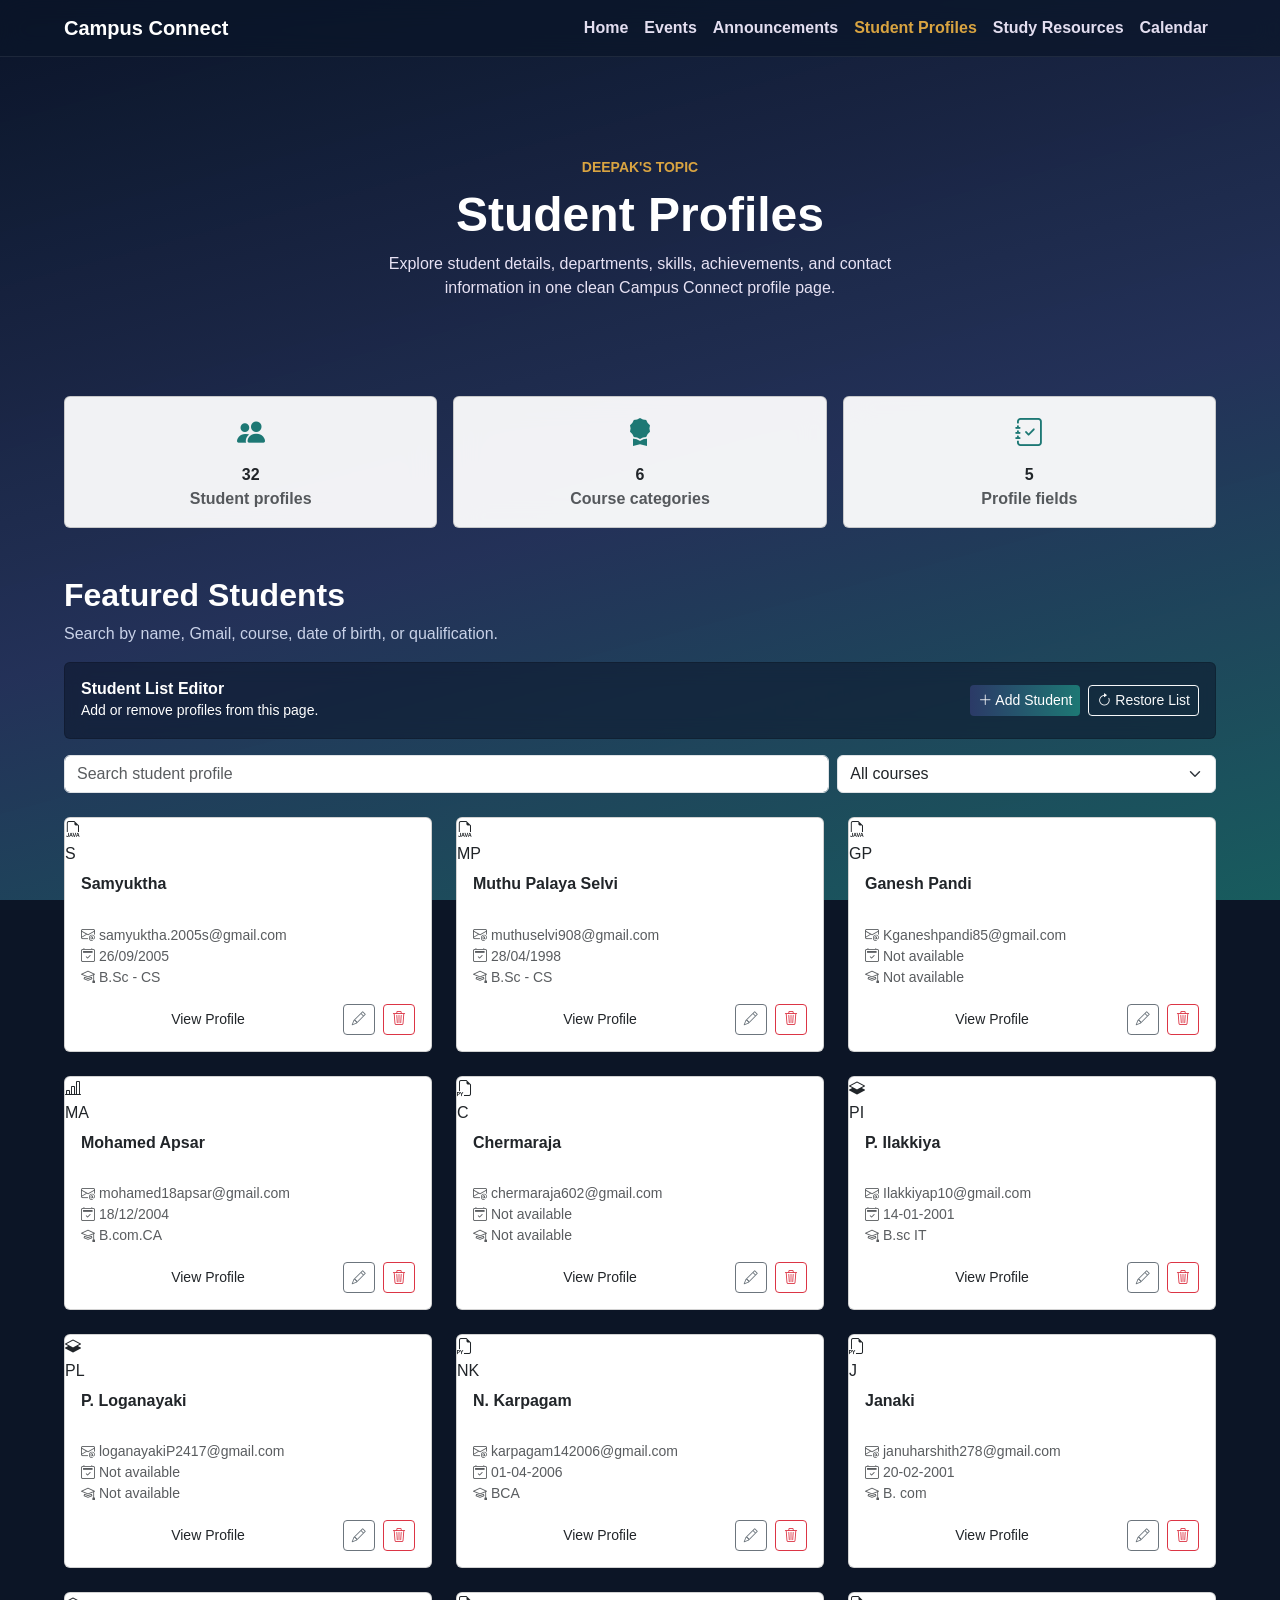
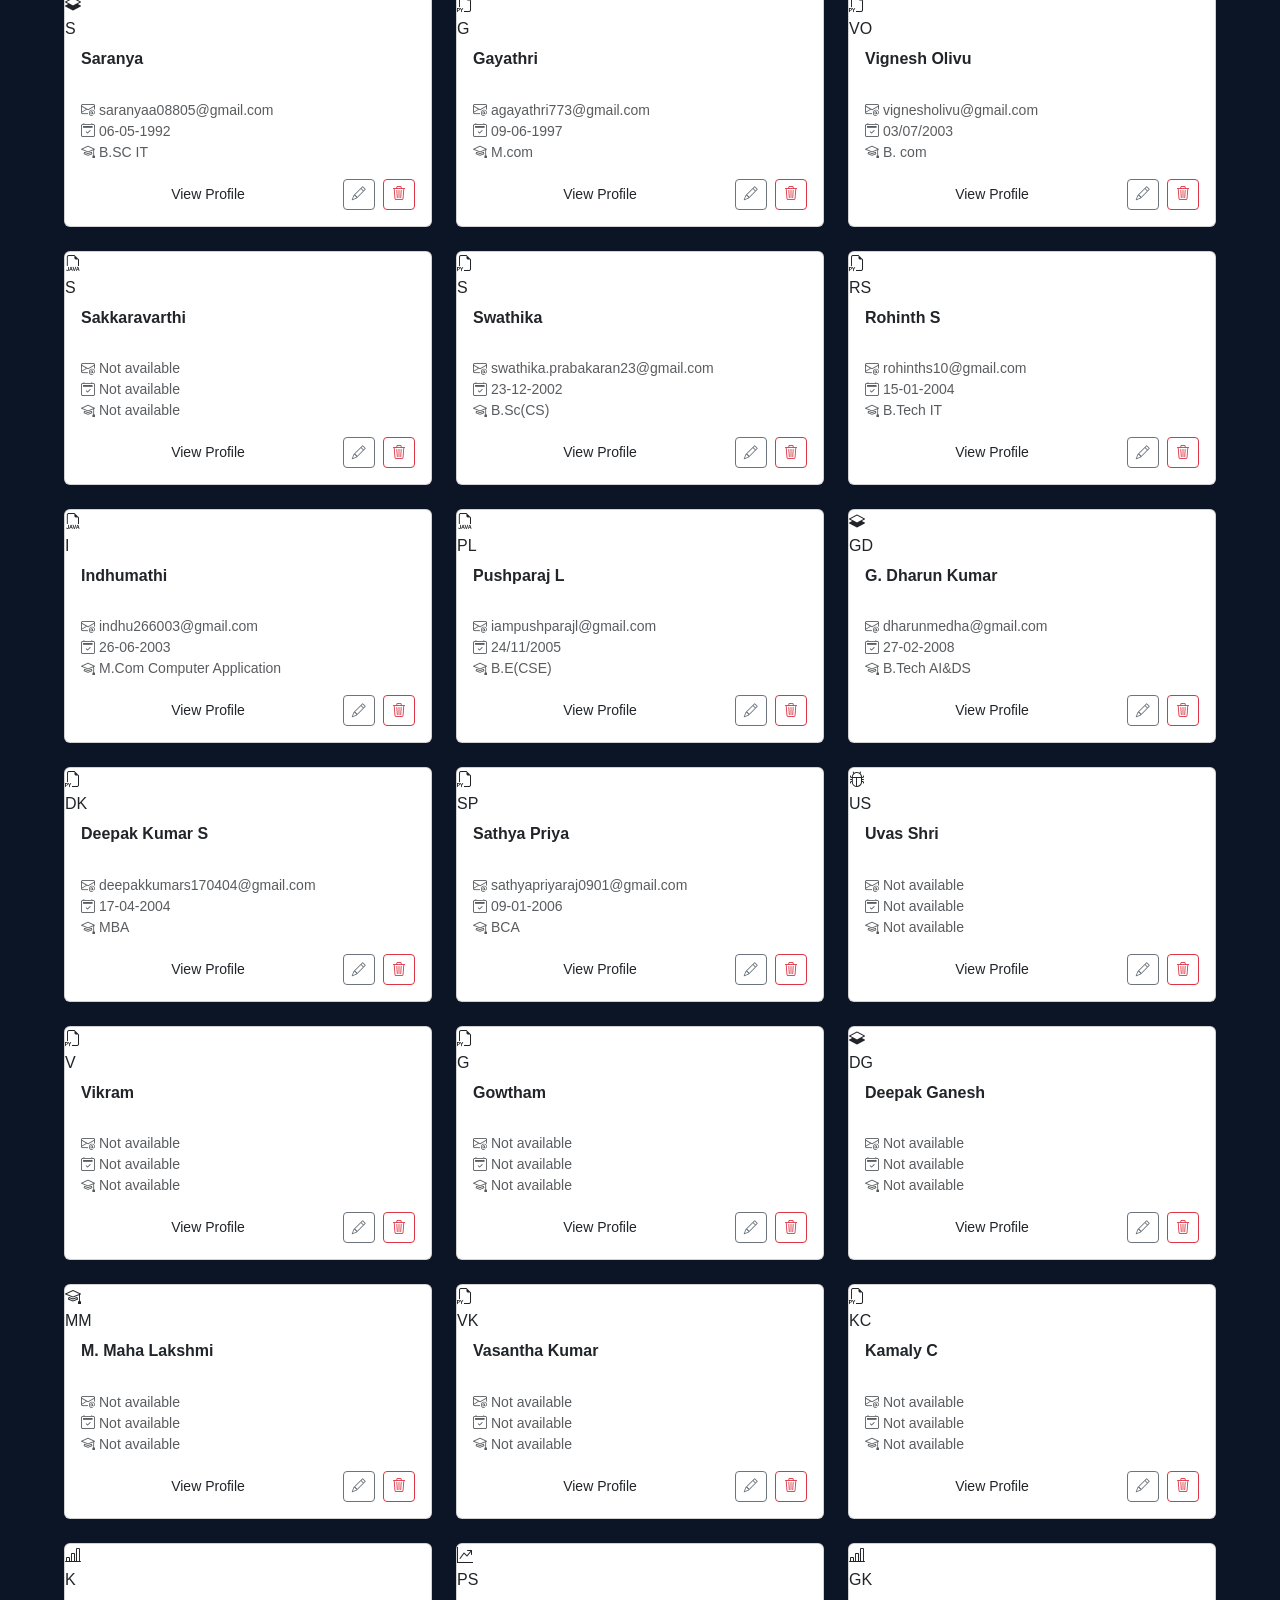
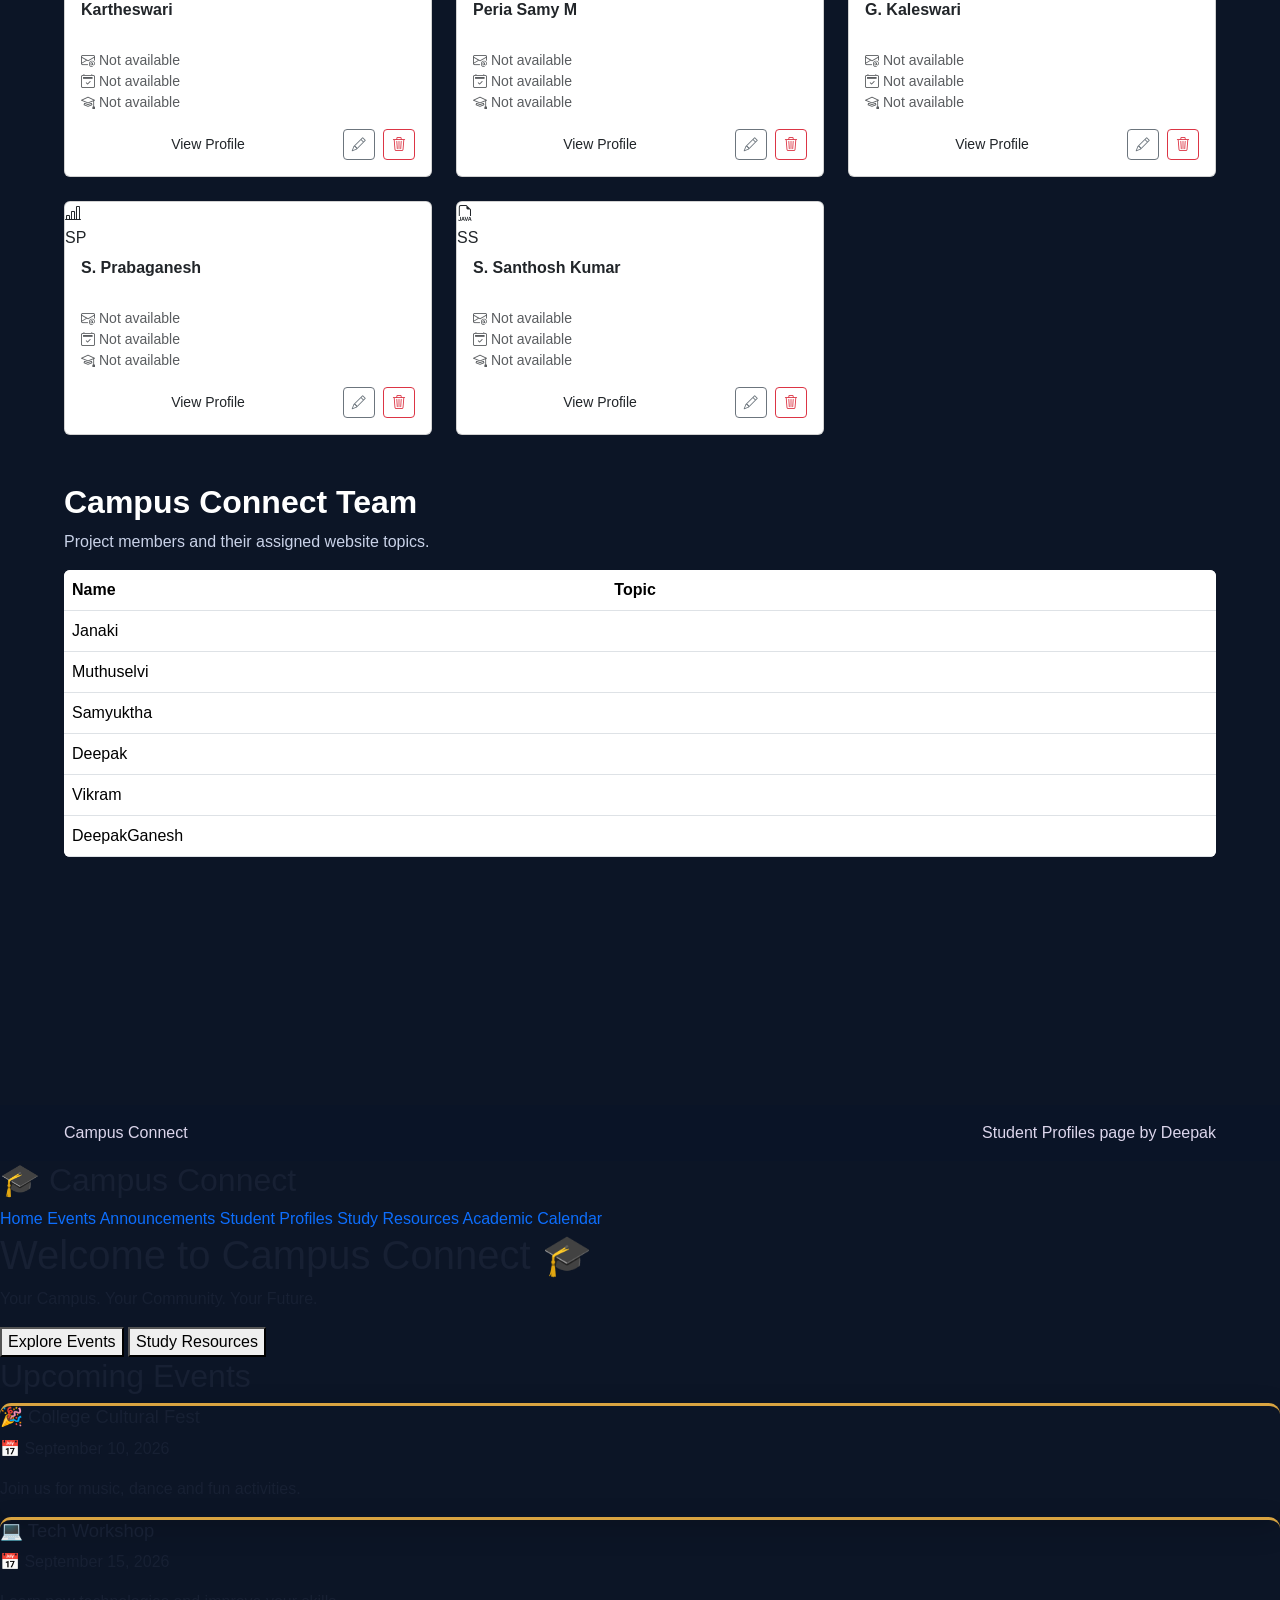
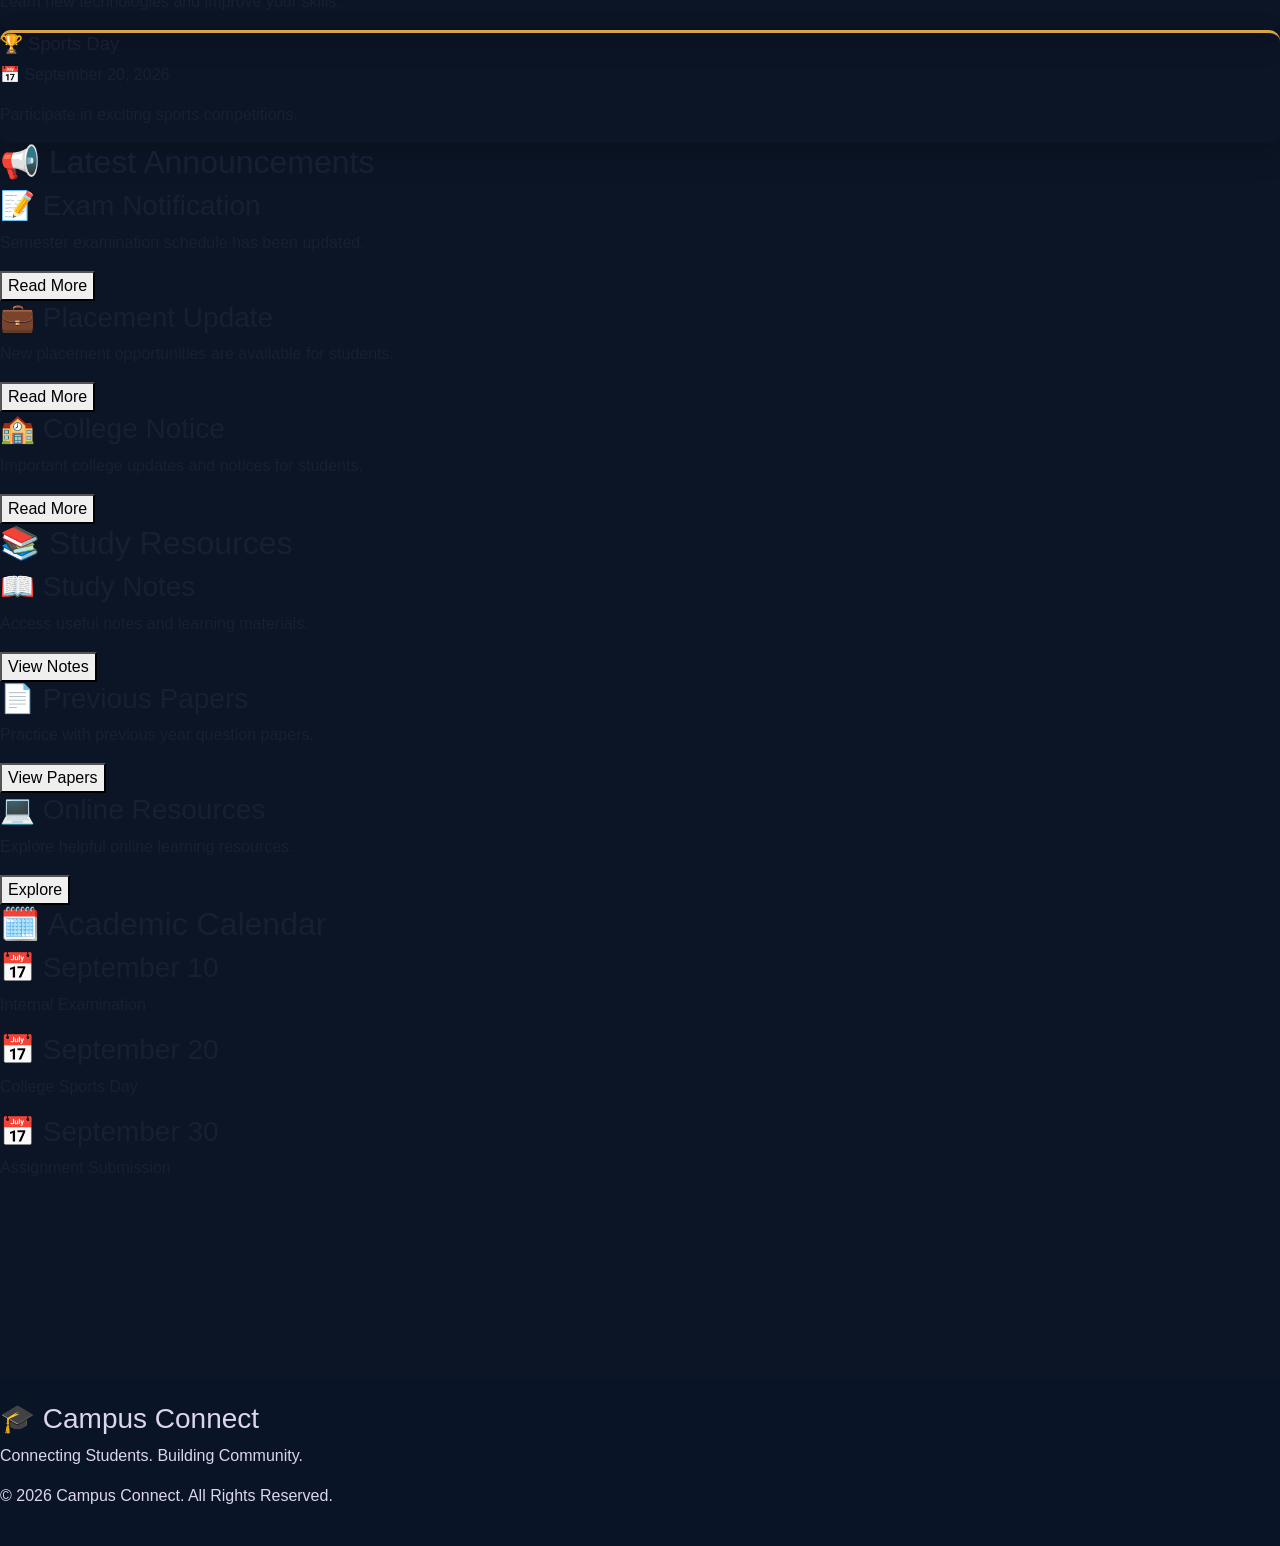
<file: index.html>
<!DOCTYPE html>
<html lang="en">

<head>
<meta charset="UTF-8">
<meta name="viewport" content="width=device-width, initial-scale=1.0">
<title>Campus Connect — Student Directory</title>
<link href="https://cdn.jsdelivr.net/npm/bootstrap@5.3.3/dist/css/bootstrap.min.css" rel="stylesheet">
<link href="https://cdn.jsdelivr.net/npm/bootstrap-icons@1.11.3/font/bootstrap-icons.css" rel="stylesheet">
<link href="style.css" rel="stylesheet">
</head>

<body>

<!-- full-page background video, muted and darkened for a professional feel -->
<video class="bg-video" autoplay muted loop playsinline poster="https://assets.mixkit.co/videos/4566/4566-thumb-360-0.jpg">
  <source src="https://assets.mixkit.co/videos/4566/4566-360.mp4" type="video/mp4">
</video>
<div class="bg-overlay"></div>

<nav class="navbar navbar-expand-lg navbar-dark sticky-top">
  <div class="full d-flex flex-wrap align-items-center justify-content-between">
    <a class="navbar-brand" href="#">Campus Connect</a>
    <button class="navbar-toggler" data-bs-toggle="collapse" data-bs-target="#nav"><span class="navbar-toggler-icon"></span></button>
    <div class="collapse navbar-collapse flex-grow-0" id="nav">
      <ul class="navbar-nav ms-auto">
        <li class="nav-item"><a class="nav-link" href="#">Home</a></li>
        <li class="nav-item"><a class="nav-link" href="#">Events</a></li>
        <li class="nav-item"><a class="nav-link" href="#">Announcements</a></li>
        <li class="nav-item"><a class="nav-link active" href="#">Student Profiles</a></li>
        <li class="nav-item"><a class="nav-link" href="#">Study Resources</a></li>
        <li class="nav-item"><a class="nav-link" href="#">Calendar</a></li>
      </ul>
    </div>
  </div>
</nav>

<header class="hero text-center">
  <div class="full">
    <div class="text-uppercase small fw-bold" style="color:var(--gold)">Deepak's Topic</div>
    <h1 class="display-5 mt-2">Student Profiles</h1>
    <p class="mx-auto" style="max-width:560px;color:#e7e2f4">Explore student details, departments, skills, achievements, and contact information in one clean Campus Connect profile page.</p>
  </div>
</header>

<div class="full" id="statsRow" style="margin-top:-46px">
  <div class="row g-3 text-center">
    <div class="col-md-4"><div class="card stat-card glass p-3"><i class="bi bi-people-fill fs-3" style="color:var(--teal)"></i><b class="d-block mt-2" id="studentCount"></b><span class="text-muted fw-semibold">Student profiles</span></div></div>
    <div class="col-md-4"><div class="card stat-card glass p-3"><i class="bi bi-award-fill fs-3" style="color:var(--teal)"></i><b class="d-block mt-2" id="courseCount"></b><span class="text-muted fw-semibold">Course categories</span></div></div>
    <div class="col-md-4"><div class="card stat-card glass p-3"><i class="bi bi-journal-check fs-3" style="color:var(--teal)"></i><b class="d-block mt-2">5</b><span class="text-muted fw-semibold">Profile fields</span></div></div>
  </div>
</div>

<main class="full py-5">
  <h2 class="fw-bold section-title">Featured Students</h2>
  <p class="section-sub">Search by name, Gmail, course, date of birth, or qualification.</p>

  <div class="card control-bar glass-dark p-3 mb-3 flex-row justify-content-between align-items-center flex-wrap gap-2">
    <div><h6 class="fw-bold mb-0">Student List Editor</h6><small>Add or remove profiles from this page.</small></div>
    <div class="d-flex gap-2">
      <button class="btn btn-brand btn-sm" id="openAdd" data-bs-toggle="modal" data-bs-target="#addModal"><i class="bi bi-plus-lg"></i> Add Student</button>
      <button class="btn btn-outline-light btn-sm" id="restoreBtn"><i class="bi bi-arrow-clockwise"></i> Restore List</button>
    </div>
  </div>

  <div class="row g-2 mb-4">
    <div class="col-md-8"><input id="searchInput" class="form-control" placeholder="Search student profile"></div>
    <div class="col-md-4">
      <select id="courseFilter" class="form-select">
        <option value="all">All courses</option>
        <option>AI Java</option><option>AI Python</option><option>AI Full Stack</option>
        <option>Data Analyst</option><option>Data Science</option><option>Software Testing</option>
      </select>
    </div>
  </div>

  <div class="row g-4" id="profileGrid"></div>
  <div class="text-center glass rounded p-4 d-none" id="empty">No matching student profile found.</div>

  <h2 class="fw-bold mt-5 section-title">Campus Connect Team</h2>
  <p class="section-sub">Project members and their assigned website topics.</p>
  <div class="table-responsive glass rounded roster">
    <table class="table table-hover mb-0">
      <thead class="text-white"><tr><th>Name</th><th>Topic</th></tr></thead>
      <tbody>
        <tr><td>Janaki</td><td><span class="badge topic-pill">Home page</span></td></tr>
        <tr><td>Muthuselvi</td><td><span class="badge topic-pill">Events</span></td></tr>
        <tr><td>Samyuktha</td><td><span class="badge topic-pill">Announcements</span></td></tr>
        <tr><td>Deepak</td><td><span class="badge topic-pill">Student profiles</span></td></tr>
        <tr><td>Vikram</td><td><span class="badge topic-pill">Study resources</span></td></tr>
        <tr><td>DeepakGanesh</td><td><span class="badge topic-pill">Academic Calendar</span></td></tr>
      </tbody>
    </table>
  </div>
</main>

<footer class="py-3"><div class="full d-flex justify-content-between flex-wrap"><span>Campus Connect</span><span>Student Profiles page by Deepak</span></div></footer>

<div class="modal fade" id="viewModal"><div class="modal-dialog modal-dialog-centered"><div class="modal-content">
  <div class="modal-header text-white" style="background:linear-gradient(90deg,var(--indigo),var(--teal))"><h5 class="modal-title" id="viewName"></h5><button class="btn-close btn-close-white" data-bs-dismiss="modal"></button></div>
  <div class="modal-body" id="viewBody"></div>
</div></div></div>

<div class="modal fade" id="addModal"><div class="modal-dialog modal-dialog-centered"><div class="modal-content">
  <div class="modal-header text-white" style="background:linear-gradient(90deg,var(--indigo),var(--teal))"><h5 class="modal-title" id="formModalTitle">Add Student</h5><button class="btn-close btn-close-white" data-bs-dismiss="modal"></button></div>
  <form id="addForm">
    <div class="modal-body">
      <label class="form-label small fw-bold">Name</label><input id="fName" class="form-control mb-2" required>
      <label class="form-label small fw-bold">Gmail</label><input id="fGmail" type="email" class="form-control mb-2" placeholder="example@gmail.com">
      <label class="form-label small fw-bold">Course</label>
      <select id="fCourse" class="form-select mb-2" required>
        <option value="">Select course</option>
        <option>AI Python</option><option>AI Java</option><option>AI Full Stack</option>
        <option>Data Analyst</option><option>Data Science</option><option>Software Testing</option>
        <option>Not available</option>
      </select>
      <label class="form-label small fw-bold">Date of Birth</label><input id="fDob" class="form-control mb-2" placeholder="DD/MM/YYYY">
      <label class="form-label small fw-bold">Qualification</label><input id="fQual" class="form-control" placeholder="B.Sc CS">
    </div>
    <div class="modal-footer">
      <button type="button" class="btn btn-outline-secondary" data-bs-dismiss="modal">Cancel</button>
      <button type="submit" class="btn btn-brand" id="formSubmitBtn">Add</button>
    </div>
  </form>
</div></div></div>

<script src="https://cdn.jsdelivr.net/npm/bootstrap@5.3.3/dist/js/bootstrap.bundle.min.js"></script>
<script src="script.js"></script>
</body>
</html>
    <nav>
        <h2>🎓 Campus Connect</h2>

        <a href="#">Home</a>
        <a href="#">Events</a>
        <a href="#">Announcements</a>
        <a href="#">Student Profiles</a>
        <a href="#">Study Resources</a>
        <a href="#">Academic Calendar</a>
    </nav>

    <section>
        <h1>Welcome to Campus Connect 🎓</h1>

        <p>Your Campus. Your Community. Your Future.</p>

        <button>Explore Events</button>
        <button>Study Resources</button>
    </section>
    <!-- Upcoming Events -->
<section class="events">
    <h2>Upcoming Events</h2>

    <div class="event-container">

        <div class="event-card">
            <h3>🎉 College Cultural Fest</h3>
            <p>📅 September 10, 2026</p>
            <p>Join us for music, dance and fun activities.</p>
        </div>

        <div class="event-card">
            <h3>💻 Tech Workshop</h3>
            <p>📅 September 15, 2026</p>
            <p>Learn new technologies and improve your skills.</p>
        </div>

        <div class="event-card">
            <h3>🏆 Sports Day</h3>
            <p>📅 September 20, 2026</p>
            <p>Participate in exciting sports competitions.</p>
        </div>

    </div>
</section>
<!-- Announcements -->
<section class="announcements">
    <h2>📢 Latest Announcements</h2>

    <div class="announcement-container">

        <div class="announcement-card">
            <h3>📝 Exam Notification</h3>
            <p>Semester examination schedule has been updated.</p>
            <button>Read More</button>
        </div>

        <div class="announcement-card">
            <h3>💼 Placement Update</h3>
            <p>New placement opportunities are available for students.</p>
            <button>Read More</button>
        </div>

        <div class="announcement-card">
            <h3>🏫 College Notice</h3>
            <p>Important college updates and notices for students.</p>
            <button>Read More</button>
        </div>

    </div>
</section>
<!-- Study Resources -->
<section class="resources">
    <h2>📚 Study Resources</h2>

    <div class="resource-container">

        <div class="resource-card">
            <h3>📖 Study Notes</h3>
            <p>Access useful notes and learning materials.</p>
            <button>View Notes</button>
        </div>

        <div class="resource-card">
            <h3>📄 Previous Papers</h3>
            <p>Practice with previous year question papers.</p>
            <button>View Papers</button>
        </div>

        <div class="resource-card">
            <h3>💻 Online Resources</h3>
            <p>Explore helpful online learning resources.</p>
            <button>Explore</button>
        </div>

    </div>
</section>
<!-- Academic Calendar -->
<section class="calendar">
    <h2>🗓️ Academic Calendar</h2>

    <div class="calendar-container">

        <div class="calendar-card">
            <h3>📅 September 10</h3>
            <p>Internal Examination</p>
        </div>

        <div class="calendar-card">
            <h3>📅 September 20</h3>
            <p>College Sports Day</p>
        </div>

        <div class="calendar-card">
            <h3>📅 September 30</h3>
            <p>Assignment Submission</p>
        </div>

    </div>
</section>
<!-- Footer -->
<footer>
    <h3>🎓 Campus Connect</h3>
    <p>Connecting Students. Building Community.</p>
    <p>© 2026 Campus Connect. All Rights Reserved.</p>
</footer>

</body>

</html>
</file>
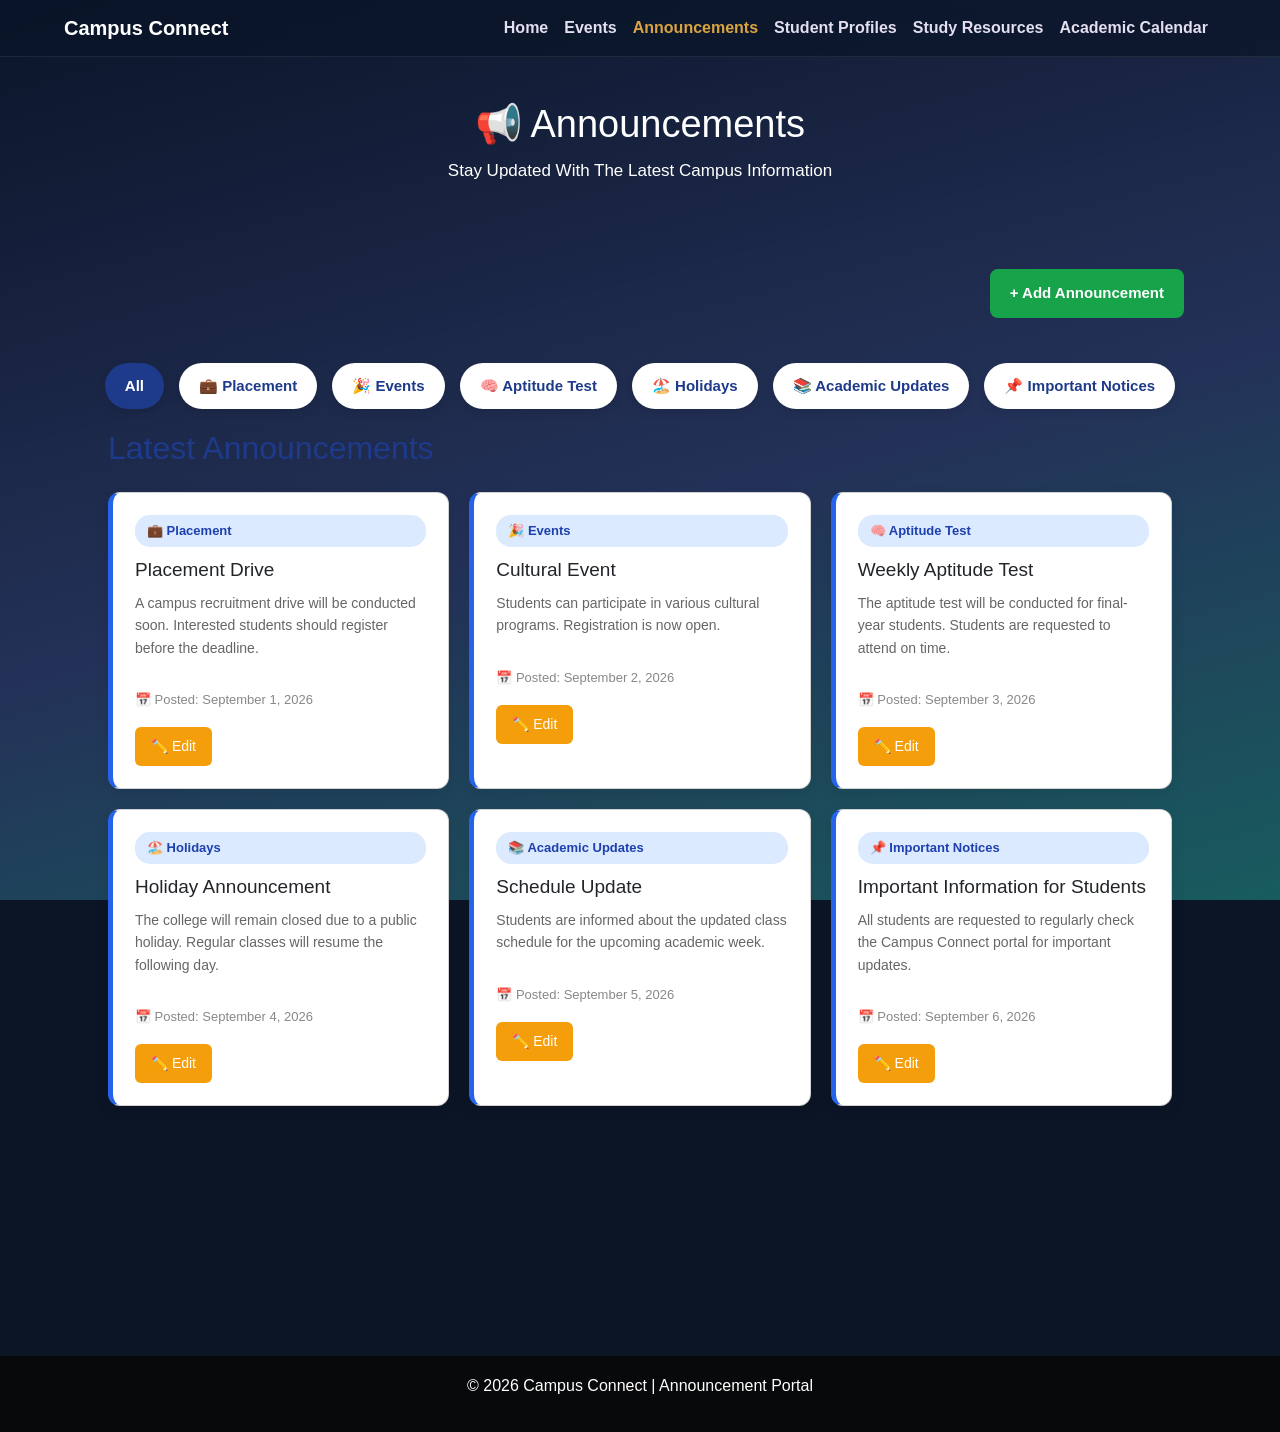
<file: announcements.html>
<!DOCTYPE html>
<html lang="en">
<head>
<meta charset="UTF-8">
<meta name="viewport" content="width=device-width, initial-scale=1.0">
<title>Campus Connect | Announcements</title>
<link href="https://cdn.jsdelivr.net/npm/bootstrap@5.3.3/dist/css/bootstrap.min.css" rel="stylesheet">
<link href="https://cdn.jsdelivr.net/npm/bootstrap-icons@1.11.3/font/bootstrap-icons.css" rel="stylesheet">
<link href="common.css" rel="stylesheet">
<link rel="stylesheet" href="announcements.css">
</head>
<body>

<video class="bg-video" autoplay muted loop playsinline poster="https://assets.mixkit.co/videos/4566/4566-thumb-360-0.jpg">
  <source src="https://assets.mixkit.co/videos/4566/4566-360.mp4" type="video/mp4">
</video>
<div class="bg-overlay"></div>

<nav class="navbar navbar-expand-lg navbar-dark sticky-top">
  <div class="full d-flex flex-wrap align-items-center justify-content-between">
    <a class="navbar-brand" href="home.html">Campus Connect</a>
    <button class="navbar-toggler" data-bs-toggle="collapse" data-bs-target="#nav"><span class="navbar-toggler-icon"></span></button>
    <div class="collapse navbar-collapse flex-grow-0" id="nav">
      <ul class="navbar-nav ms-auto">
        <li class="nav-item"><a class="nav-link" href="home.html">Home</a></li>
        <li class="nav-item"><a class="nav-link" href="events.html">Events</a></li>
        <li class="nav-item"><a class="nav-link active" href="announcements.html">Announcements</a></li>
        <li class="nav-item"><a class="nav-link" href="students.html">Student Profiles</a></li>
        <li class="nav-item"><a class="nav-link" href="resources.html">Study Resources</a></li>
        <li class="nav-item"><a class="nav-link" href="calendar.html">Academic Calendar</a></li>
      </ul>
    </div>
  </div>
</nav>

<!-- HEADER -->
<section class="header">
    <h1>📢 Announcements</h1>
    <p>Stay Updated With The Latest Campus Information</p>
</section>

<!-- ADD ANNOUNCEMENT -->
<div class="add-container">
    <button type="button" class="add-btn" id="openAdd">+ Add Announcement</button>
</div>

<!-- CATEGORIES -->
<section class="categories" id="categories">
    <button type="button" class="cat-btn active" data-filter="all">All</button>
    <button type="button" class="cat-btn" data-filter="placement">💼 Placement</button>
    <button type="button" class="cat-btn" data-filter="events">🎉 Events</button>
    <button type="button" class="cat-btn" data-filter="aptitude">🧠 Aptitude Test</button>
    <button type="button" class="cat-btn" data-filter="holidays">🏖️ Holidays</button>
    <button type="button" class="cat-btn" data-filter="academic">📚 Academic Updates</button>
    <button type="button" class="cat-btn" data-filter="notice">📌 Important Notices</button>
</section>

<!-- ANNOUNCEMENTS -->
<section class="container">
    <h2>Latest Announcements</h2>
    <div class="announcement-grid" id="announcementGrid"></div>
    <p class="empty-state" id="emptyState" hidden>No announcements in this category yet.</p>
</section>

<!-- FOOTER -->
<footer>
    <p>© 2026 Campus Connect | Announcement Portal</p>
</footer>

<dialog id="announceDialog">
    <form id="announceForm">
        <div class="dialog-heading">
            <h2 id="dialogTitle">Add Announcement</h2>
            <button type="button" id="closeDialog" class="icon-btn" aria-label="Close">×</button>
        </div>
        <label>Title
            <input id="fTitle" required maxlength="80" placeholder="e.g. Placement Drive">
        </label>
        <label>Category
            <select id="fCategory" required>
                <option value="placement">💼 Placement</option>
                <option value="events">🎉 Events</option>
                <option value="aptitude">🧠 Aptitude Test</option>
                <option value="holidays">🏖️ Holidays</option>
                <option value="academic">📚 Academic Updates</option>
                <option value="notice">📌 Important Notices</option>
            </select>
        </label>
        <label>Details
            <textarea id="fBody" rows="3" required maxlength="240" placeholder="What should students know?"></textarea>
        </label>
        <div class="dialog-actions">
            <button type="button" id="cancelDialog" class="btn-secondary">Cancel</button>
            <button type="submit" class="btn-primary" id="submitBtn">Add</button>
        </div>
    </form>
</dialog>

<script src="https://cdn.jsdelivr.net/npm/bootstrap@5.3.3/dist/js/bootstrap.bundle.min.js"></script>
<script src="announcements.js"></script>
</body>
</html>
</file>
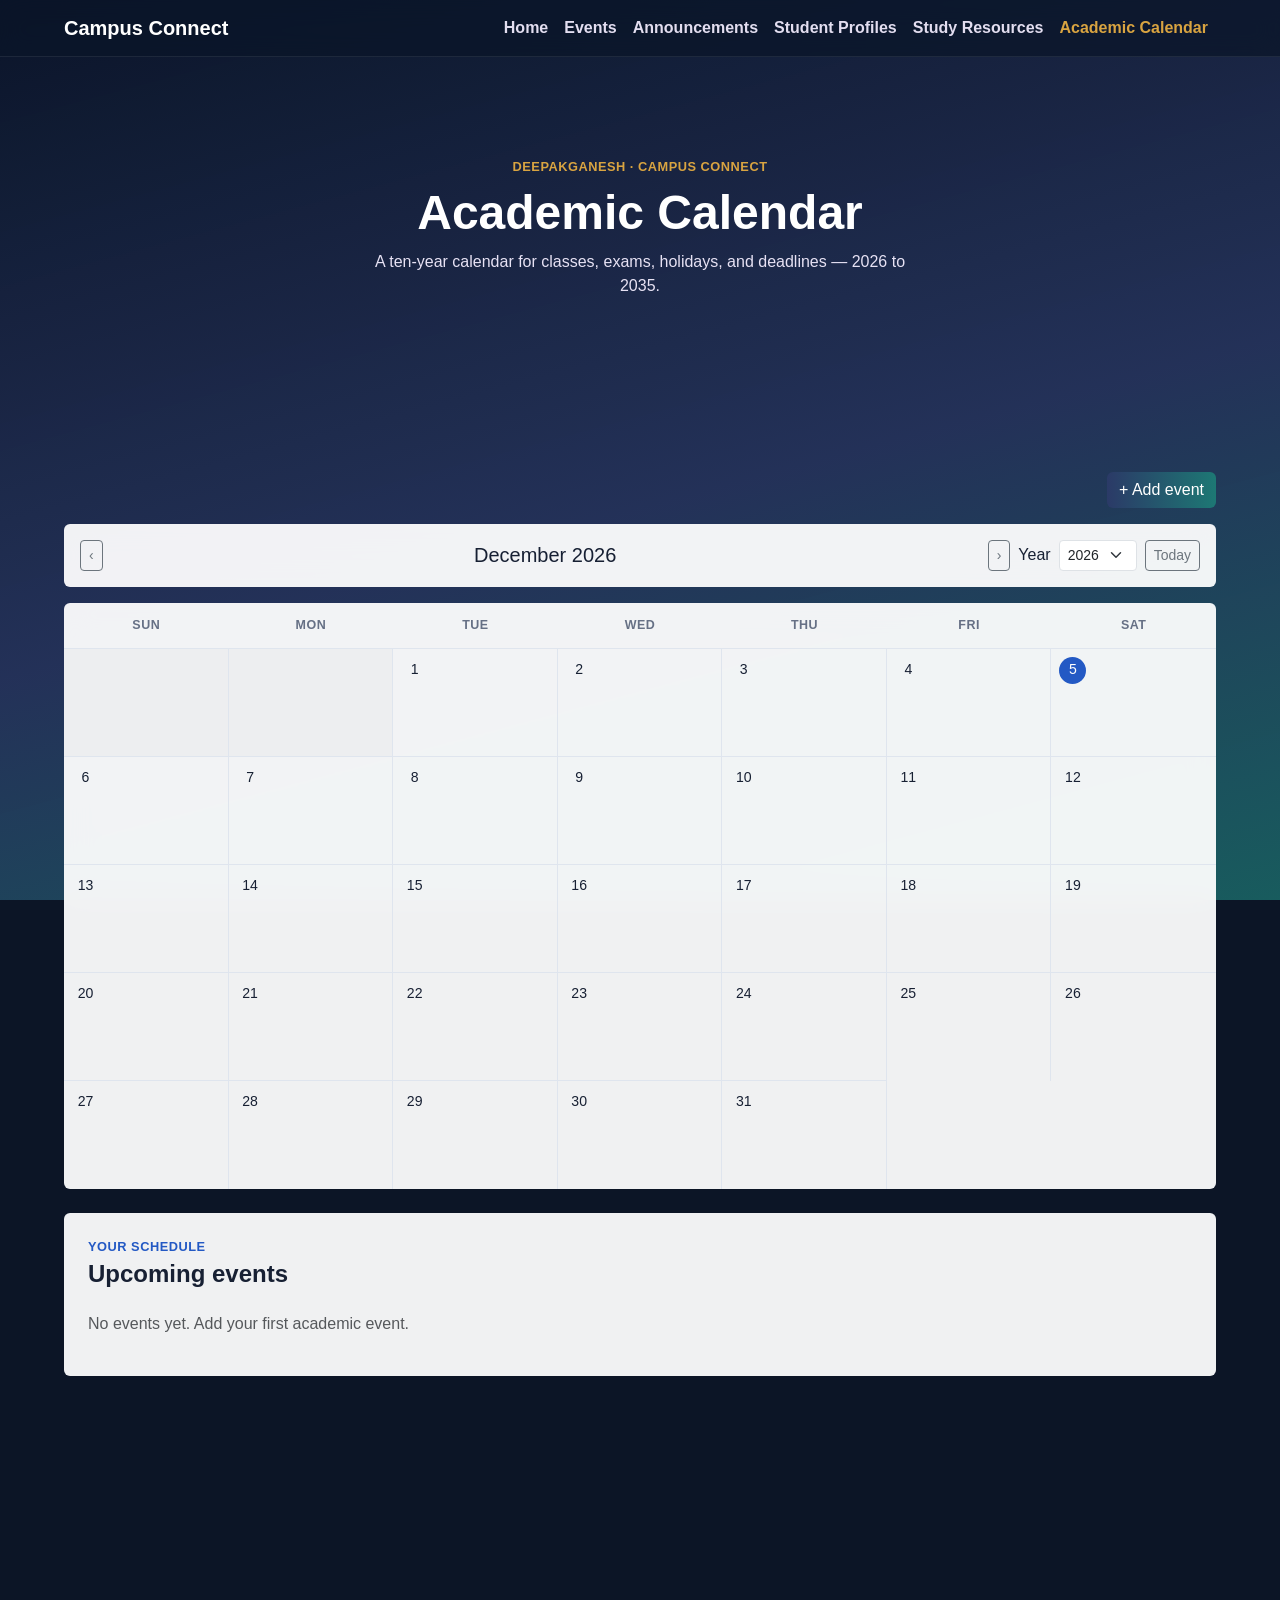
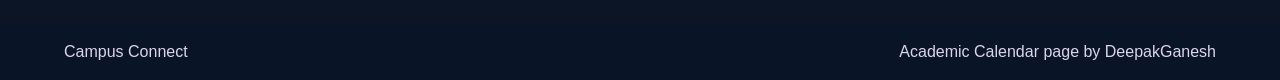
<file: calendar.html>
<!doctype html>
<html lang="en">
<head>
  <meta charset="utf-8">
  <meta name="viewport" content="width=device-width, initial-scale=1">
  <title>Campus Connect — Academic Calendar</title>
  <link href="https://cdn.jsdelivr.net/npm/bootstrap@5.3.3/dist/css/bootstrap.min.css" rel="stylesheet">
  <link href="https://cdn.jsdelivr.net/npm/bootstrap-icons@1.11.3/font/bootstrap-icons.css" rel="stylesheet">
  <link href="common.css" rel="stylesheet">
  <link href="calendar.css" rel="stylesheet">
</head>
<body>

<video class="bg-video" autoplay muted loop playsinline poster="https://assets.mixkit.co/videos/4566/4566-thumb-360-0.jpg">
  <source src="https://assets.mixkit.co/videos/4566/4566-360.mp4" type="video/mp4">
</video>
<div class="bg-overlay"></div>

<nav class="navbar navbar-expand-lg navbar-dark sticky-top">
  <div class="full d-flex flex-wrap align-items-center justify-content-between">
    <a class="navbar-brand" href="home.html">Campus Connect</a>
    <button class="navbar-toggler" data-bs-toggle="collapse" data-bs-target="#nav"><span class="navbar-toggler-icon"></span></button>
    <div class="collapse navbar-collapse flex-grow-0" id="nav">
      <ul class="navbar-nav ms-auto">
        <li class="nav-item"><a class="nav-link" href="home.html">Home</a></li>
        <li class="nav-item"><a class="nav-link" href="events.html">Events</a></li>
        <li class="nav-item"><a class="nav-link" href="announcements.html">Announcements</a></li>
        <li class="nav-item"><a class="nav-link" href="students.html">Student Profiles</a></li>
        <li class="nav-item"><a class="nav-link" href="resources.html">Study Resources</a></li>
        <li class="nav-item"><a class="nav-link active" href="calendar.html">Academic Calendar</a></li>
      </ul>
    </div>
  </div>
</nav>

<header class="hero">
  <div class="full">
    <div class="eyebrow">DeepakGanesh · Campus Connect</div>
    <h1 class="display-5 mt-2">Academic Calendar</h1>
    <p class="mx-auto" style="max-width:560px;color:#e7e2f4">A ten-year calendar for classes, exams, holidays, and deadlines — 2026 to 2035.</p>
  </div>
</header>

<main class="full py-5">

  <div class="d-flex justify-content-end mb-3">
    <button id="add-event" class="btn btn-brand">+ Add event</button>
  </div>

  <section class="controls glass rounded p-3 mb-3 d-flex align-items-center flex-wrap gap-2" aria-label="Calendar controls">
    <button id="previous" class="btn btn-outline-secondary btn-sm" aria-label="Previous month">‹</button>
    <h2 id="month-label" aria-live="polite" class="flex-grow-1 text-center fs-5 mb-0"></h2>
    <button id="next" class="btn btn-outline-secondary btn-sm" aria-label="Next month">›</button>
    <label class="ms-auto d-flex align-items-center gap-2 mb-0">Year
      <select id="year-select" class="form-select form-select-sm" aria-label="Select year"></select>
    </label>
    <button id="today" class="btn btn-outline-secondary btn-sm">Today</button>
  </section>

  <section class="calendar-card glass rounded overflow-hidden">
    <div class="weekdays"><span>Sun</span><span>Mon</span><span>Tue</span><span>Wed</span><span>Thu</span><span>Fri</span><span>Sat</span></div>
    <div id="calendar" class="calendar" aria-label="Monthly calendar"></div>
  </section>

  <section class="event-panel glass rounded mt-4 p-4">
    <div class="d-flex justify-content-between align-items-baseline">
      <div>
        <p class="eyebrow mb-0" style="color:var(--cal-accent)">Your schedule</p>
        <h2 class="fs-4 fw-bold mt-1">Upcoming events</h2>
      </div>
    </div>
    <p id="empty-state" class="text-muted mt-3">No events yet. Add your first academic event.</p>
    <ul id="event-list" class="list-unstyled mt-3 mb-0"></ul>
  </section>

</main>

<footer class="py-3"><div class="full d-flex justify-content-between flex-wrap"><span>Campus Connect</span><span>Academic Calendar page by DeepakGanesh</span></div></footer>

<dialog id="event-dialog">
  <form id="event-form" method="dialog">
    <div class="dialog-heading"><h2 id="dialog-title">Add event</h2><button type="button" id="close-dialog" class="icon-button" aria-label="Close">×</button></div>
    <label>Event title<input id="event-title" required maxlength="80" placeholder="e.g. Midterm examination"></label>
    <label>Date<input id="event-date" type="date" required min="2026-01-01" max="2035-12-31"></label>
    <label>Notes <textarea id="event-notes" rows="3" maxlength="180" placeholder="Optional details"></textarea></label>
    <div class="dialog-actions"><button type="button" id="cancel" class="btn btn-outline-secondary">Cancel</button><button class="btn btn-brand" value="default">Save event</button></div>
  </form>
</dialog>

<script src="https://cdn.jsdelivr.net/npm/bootstrap@5.3.3/dist/js/bootstrap.bundle.min.js"></script>
<script src="calendar.js"></script>
</body>
</html>
</file>
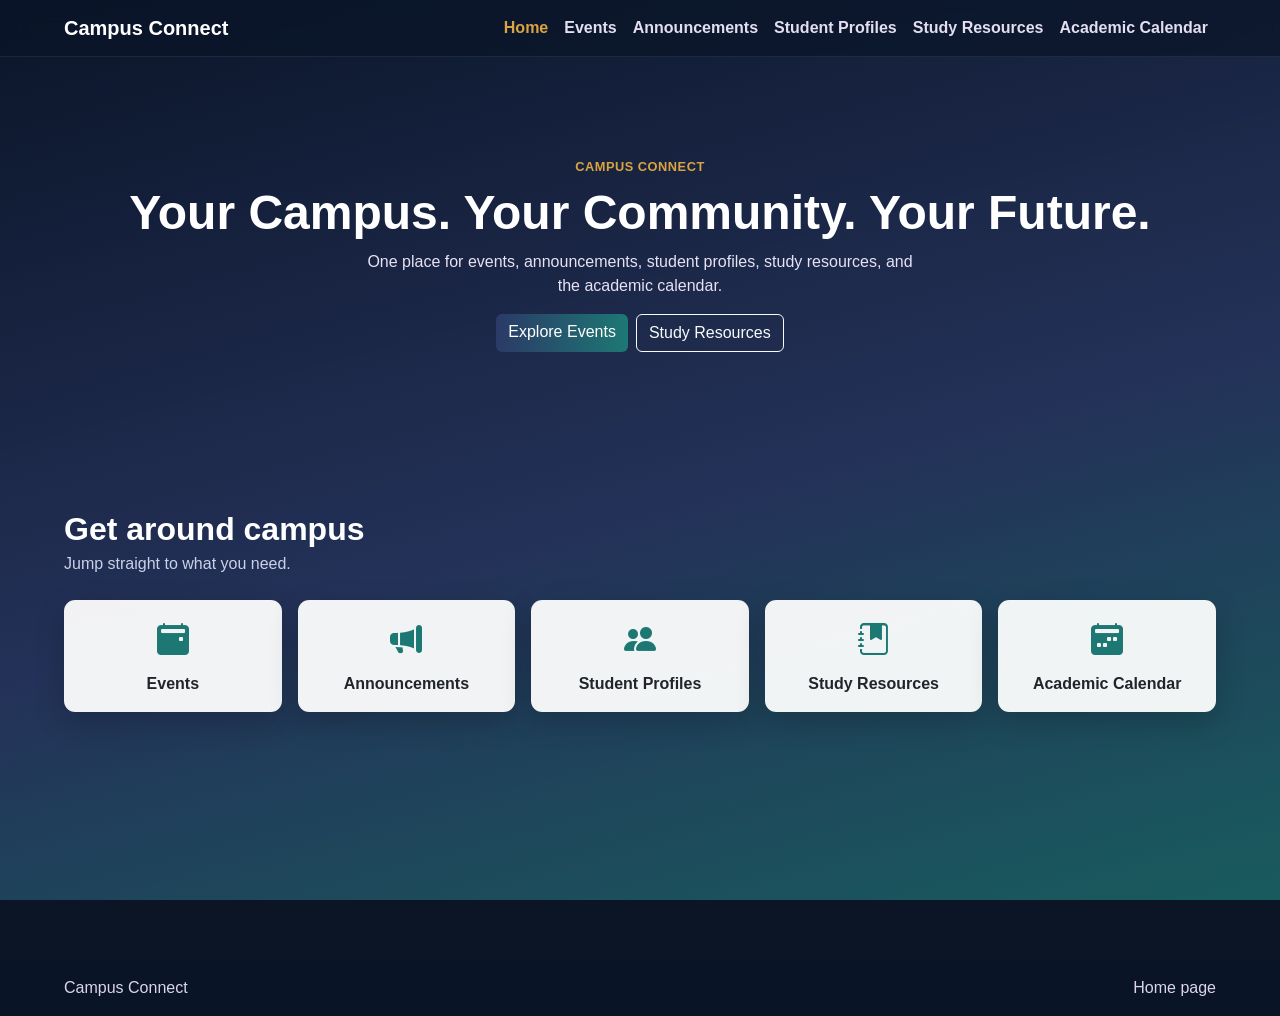
<file: home.html>
<!DOCTYPE html>
<html lang="en">
<head>
<meta charset="UTF-8">
<meta name="viewport" content="width=device-width, initial-scale=1.0">
<title>Campus Connect — Home</title>
<link href="https://cdn.jsdelivr.net/npm/bootstrap@5.3.3/dist/css/bootstrap.min.css" rel="stylesheet">
<link href="https://cdn.jsdelivr.net/npm/bootstrap-icons@1.11.3/font/bootstrap-icons.css" rel="stylesheet">
<link href="common.css" rel="stylesheet">
<link href="home.css" rel="stylesheet">
</head>
<body>

<video class="bg-video" autoplay muted loop playsinline poster="https://assets.mixkit.co/videos/4566/4566-thumb-360-0.jpg">
  <source src="https://assets.mixkit.co/videos/4566/4566-360.mp4" type="video/mp4">
</video>
<div class="bg-overlay"></div>

<nav class="navbar navbar-expand-lg navbar-dark sticky-top">
  <div class="full d-flex flex-wrap align-items-center justify-content-between">
    <a class="navbar-brand" href="home.html">Campus Connect</a>
    <button class="navbar-toggler" data-bs-toggle="collapse" data-bs-target="#nav"><span class="navbar-toggler-icon"></span></button>
    <div class="collapse navbar-collapse flex-grow-0" id="nav">
      <ul class="navbar-nav ms-auto">
        <li class="nav-item"><a class="nav-link active" href="home.html">Home</a></li>
        <li class="nav-item"><a class="nav-link" href="events.html">Events</a></li>
        <li class="nav-item"><a class="nav-link" href="announcements.html">Announcements</a></li>
        <li class="nav-item"><a class="nav-link" href="students.html">Student Profiles</a></li>
        <li class="nav-item"><a class="nav-link" href="resources.html">Study Resources</a></li>
        <li class="nav-item"><a class="nav-link" href="calendar.html">Academic Calendar</a></li>
      </ul>
    </div>
  </div>
</nav>

<header class="hero">
  <div class="full">
    <div class="eyebrow">Campus Connect</div>
    <h1 class="display-5 mt-2">Your Campus. Your Community. Your Future.</h1>
    <p class="mx-auto" style="max-width:560px;color:#e7e2f4">One place for events, announcements, student profiles, study resources, and the academic calendar.</p>
    <div class="d-flex gap-2 justify-content-center flex-wrap mt-3">
      <a href="events.html" class="btn btn-brand">Explore Events</a>
      <a href="resources.html" class="btn btn-outline-light">Study Resources</a>
    </div>
  </div>
</header>

<main class="full py-5">

  <h2 class="fw-bold section-title mb-1">Get around campus</h2>
  <p class="section-sub mb-4">Jump straight to what you need.</p>
  <div class="row row-cols-2 row-cols-md-5 g-3">
    <div class="col">
      <a href="events.html" class="text-decoration-none">
        <div class="card quick-card glass h-100 p-3 text-center">
          <i class="bi bi-calendar2-event-fill fs-2" style="color:var(--teal)"></i>
          <div class="fw-bold mt-2">Events</div>
        </div>
      </a>
    </div>
    <div class="col">
      <a href="announcements.html" class="text-decoration-none">
        <div class="card quick-card glass h-100 p-3 text-center">
          <i class="bi bi-megaphone-fill fs-2" style="color:var(--teal)"></i>
          <div class="fw-bold mt-2">Announcements</div>
        </div>
      </a>
    </div>
    <div class="col">
      <a href="students.html" class="text-decoration-none">
        <div class="card quick-card glass h-100 p-3 text-center">
          <i class="bi bi-people-fill fs-2" style="color:var(--teal)"></i>
          <div class="fw-bold mt-2">Student Profiles</div>
        </div>
      </a>
    </div>
    <div class="col">
      <a href="resources.html" class="text-decoration-none">
        <div class="card quick-card glass h-100 p-3 text-center">
          <i class="bi bi-journal-bookmark-fill fs-2" style="color:var(--teal)"></i>
          <div class="fw-bold mt-2">Study Resources</div>
        </div>
      </a>
    </div>
    <div class="col">
      <a href="calendar.html" class="text-decoration-none">
        <div class="card quick-card glass h-100 p-3 text-center">
          <i class="bi bi-calendar2-week-fill fs-2" style="color:var(--teal)"></i>
          <div class="fw-bold mt-2">Academic Calendar</div>
        </div>
      </a>
    </div>
  </div>

</main>

<footer class="py-3"><div class="full d-flex justify-content-between flex-wrap"><span>Campus Connect</span><span>Home page</span></div></footer>

<script src="https://cdn.jsdelivr.net/npm/bootstrap@5.3.3/dist/js/bootstrap.bundle.min.js"></script>
</body>
</html>
</file>
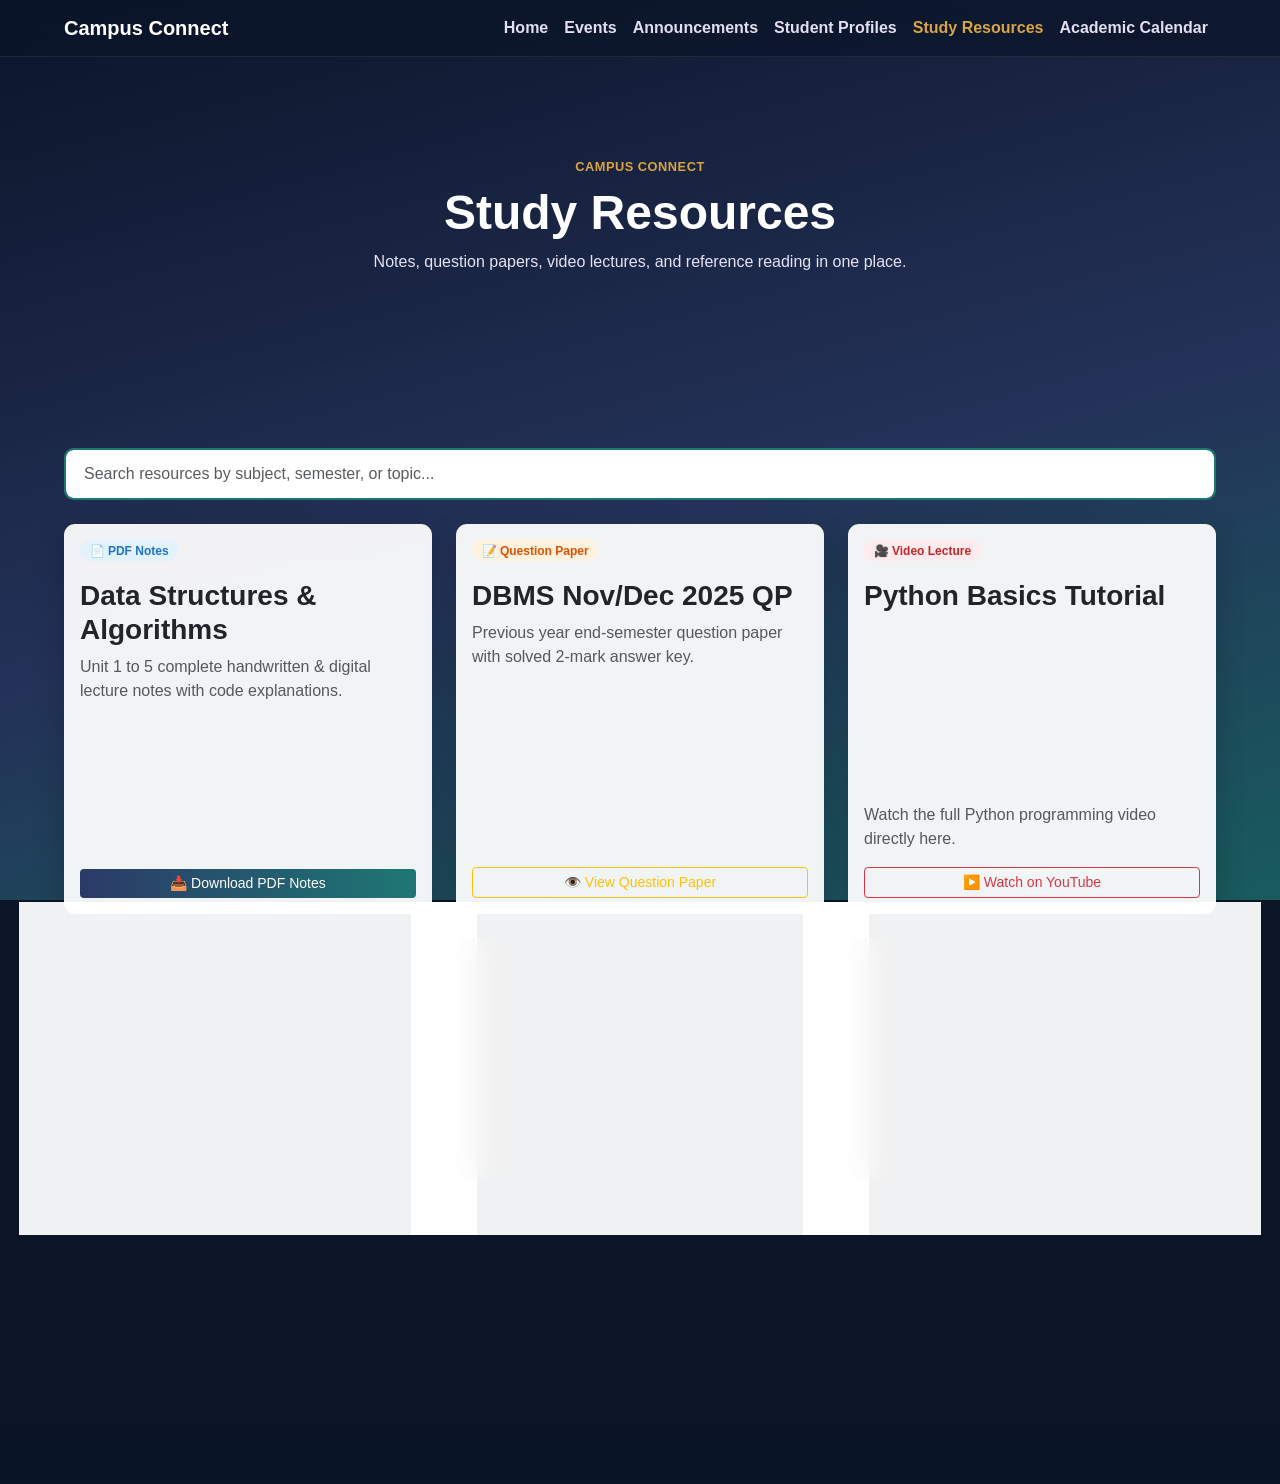
<file: resources.html>
<!DOCTYPE html>
<html lang="en">
<head>
<meta charset="UTF-8">
<meta name="viewport" content="width=device-width, initial-scale=1.0">
<title>Campus Connect — Study Resources</title>
<link href="https://cdn.jsdelivr.net/npm/bootstrap@5.3.3/dist/css/bootstrap.min.css" rel="stylesheet">
<link href="https://cdn.jsdelivr.net/npm/bootstrap-icons@1.11.3/font/bootstrap-icons.css" rel="stylesheet">
<link href="common.css" rel="stylesheet">
<link href="resources.css" rel="stylesheet">
</head>
<body>

<video class="bg-video" autoplay muted loop playsinline poster="https://assets.mixkit.co/videos/4566/4566-thumb-360-0.jpg">
  <source src="https://assets.mixkit.co/videos/4566/4566-360.mp4" type="video/mp4">
</video>
<div class="bg-overlay"></div>

<nav class="navbar navbar-expand-lg navbar-dark sticky-top">
  <div class="full d-flex flex-wrap align-items-center justify-content-between">
    <a class="navbar-brand" href="home.html">Campus Connect</a>
    <button class="navbar-toggler" data-bs-toggle="collapse" data-bs-target="#nav"><span class="navbar-toggler-icon"></span></button>
    <div class="collapse navbar-collapse flex-grow-0" id="nav">
      <ul class="navbar-nav ms-auto">
        <li class="nav-item"><a class="nav-link" href="home.html">Home</a></li>
        <li class="nav-item"><a class="nav-link" href="events.html">Events</a></li>
        <li class="nav-item"><a class="nav-link" href="announcements.html">Announcements</a></li>
        <li class="nav-item"><a class="nav-link" href="students.html">Student Profiles</a></li>
        <li class="nav-item"><a class="nav-link active" href="resources.html">Study Resources</a></li>
        <li class="nav-item"><a class="nav-link" href="calendar.html">Academic Calendar</a></li>
      </ul>
    </div>
  </div>
</nav>

<header class="hero">
  <div class="full">
    <div class="eyebrow">Campus Connect</div>
    <h1 class="display-5 mt-2">Study Resources</h1>
    <p class="mx-auto" style="max-width:560px;color:#e7e2f4">Notes, question papers, video lectures, and reference reading in one place.</p>
  </div>
</header>

<main class="full py-5">
  <input id="searchInput" type="text" class="form-control search-box mb-4" placeholder="Search resources by subject, semester, or topic...">

  <div class="row g-4" id="resourceGrid">

    <div class="col-md-4 res-item" data-tag="data structures algorithms notes dsa">
      <div class="card res-card glass h-100 p-3">
        <span class="badge res-tag tag-notes">📄 PDF Notes</span>
        <h3 class="fw-bold mt-2">Data Structures &amp; Algorithms</h3>
        <p class="text-muted flex-grow-1">Unit 1 to 5 complete handwritten &amp; digital lecture notes with code explanations.</p>
        <a href="notes/dsa-complete-notes.pdf" download class="btn btn-brand btn-sm">📥 Download PDF Notes</a>
      </div>
    </div>

    <div class="col-md-4 res-item" data-tag="dbms question paper qp">
      <div class="card res-card glass h-100 p-3">
        <span class="badge res-tag tag-qp">📝 Question Paper</span>
        <h3 class="fw-bold mt-2">DBMS Nov/Dec 2025 QP</h3>
        <p class="text-muted flex-grow-1">Previous year end-semester question paper with solved 2-mark answer key.</p>
        <a href="https://drive.google.com" target="_blank" rel="noopener" class="btn btn-outline-warning btn-sm">👁️ View Question Paper</a>
      </div>
    </div>

    <div class="col-md-4 res-item" data-tag="python basics video lecture tutorial">
      <div class="card res-card glass h-100 p-3">
        <span class="badge res-tag tag-video">🎥 Video Lecture</span>
        <h3 class="fw-bold mt-2">Python Basics Tutorial</h3>
        <div class="video-container">
          <iframe src="https://www.youtube.com/embed/dQw4w9WgXcQ" allowfullscreen></iframe>
        </div>
        <p class="text-muted flex-grow-1">Watch the full Python programming video directly here.</p>
        <a href="https://www.youtube.com" target="_blank" rel="noopener" class="btn btn-outline-danger btn-sm">▶️ Watch on YouTube</a>
      </div>
    </div>

    <div class="col-md-4 res-item" data-tag="operating system concepts ebook reference">
      <div class="card res-card glass h-100 p-3">
        <span class="badge res-tag tag-book">📚 E-Book / Web Reference</span>
        <h3 class="fw-bold mt-2">Operating System Concepts</h3>
        <p class="text-muted flex-grow-1">Standard textbook online reading reference for process scheduling &amp; memory management.</p>
        <a href="https://www.geeksforgeeks.org" target="_blank" rel="noopener" class="btn btn-brand btn-sm">🌐 Read E-Book Online</a>
      </div>
    </div>

    <div class="col-md-4 res-item" data-tag="computer networks question paper qp">
      <div class="card res-card glass h-100 p-3">
        <span class="badge res-tag tag-qp">📝 Question Paper</span>
        <h3 class="fw-bold mt-2">Computer Networks 2024 QP</h3>
        <p class="text-muted flex-grow-1">Anna University model question paper set for practice.</p>
        <a href="notes/cn-qp-2024.pdf" download class="btn btn-outline-warning btn-sm">📥 Download Question Paper</a>
      </div>
    </div>

    <div class="col-md-4 res-item" data-tag="web development html css javascript playlist video">
      <div class="card res-card glass h-100 p-3">
        <span class="badge res-tag tag-video">🎥 Video Playlist</span>
        <h3 class="fw-bold mt-2">Web Development Full Course</h3>
        <p class="text-muted flex-grow-1">HTML, CSS, JavaScript complete tutorial playlist for beginners.</p>
        <a href="https://www.youtube.com" target="_blank" rel="noopener" class="btn btn-outline-danger btn-sm">▶️ Open Playlist</a>
      </div>
    </div>

  </div>

  <p id="noResults" class="text-center glass rounded p-4 d-none">No matching resource found.</p>
</main>

<footer class="py-3"><div class="full d-flex justify-content-between flex-wrap"><span>Campus Connect</span><span>Study Resources page</span></div></footer>

<script src="https://cdn.jsdelivr.net/npm/bootstrap@5.3.3/dist/js/bootstrap.bundle.min.js"></script>
<script src="resources.js"></script>
</body>
</html>
</file>
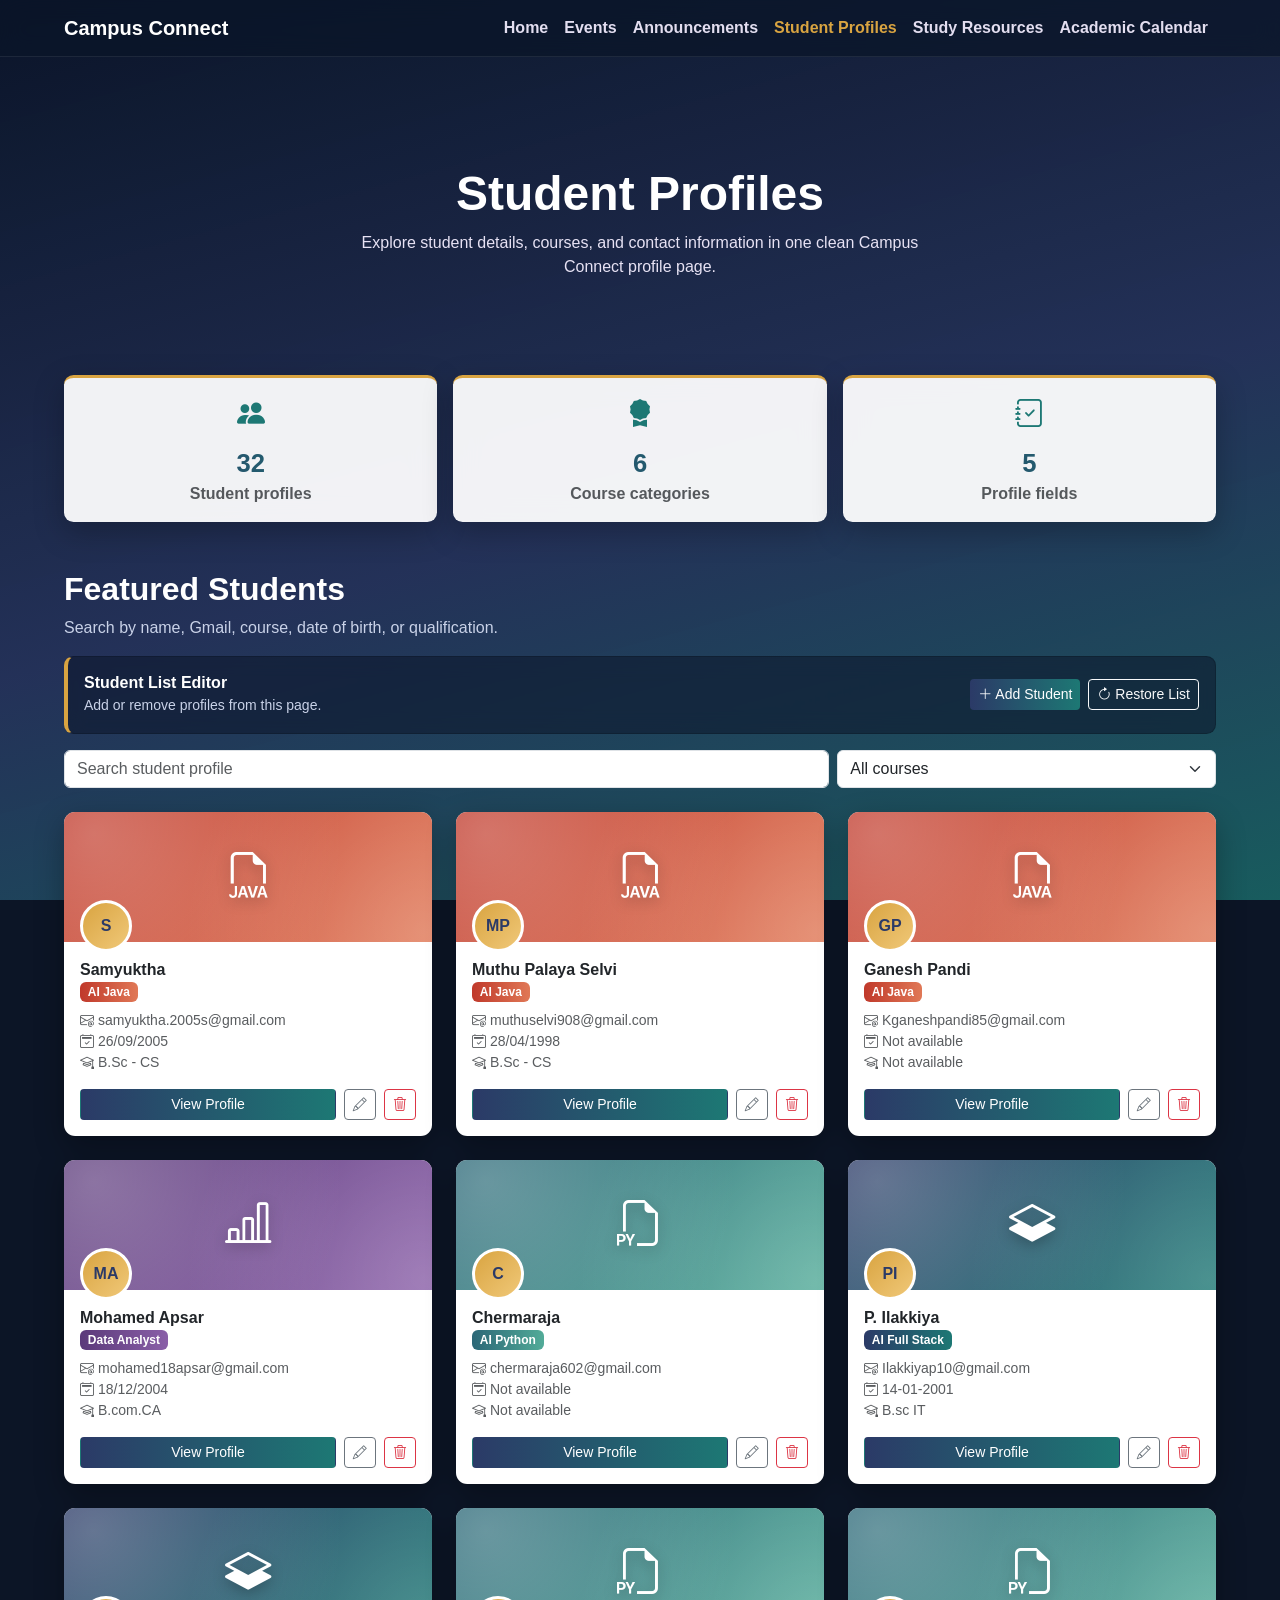
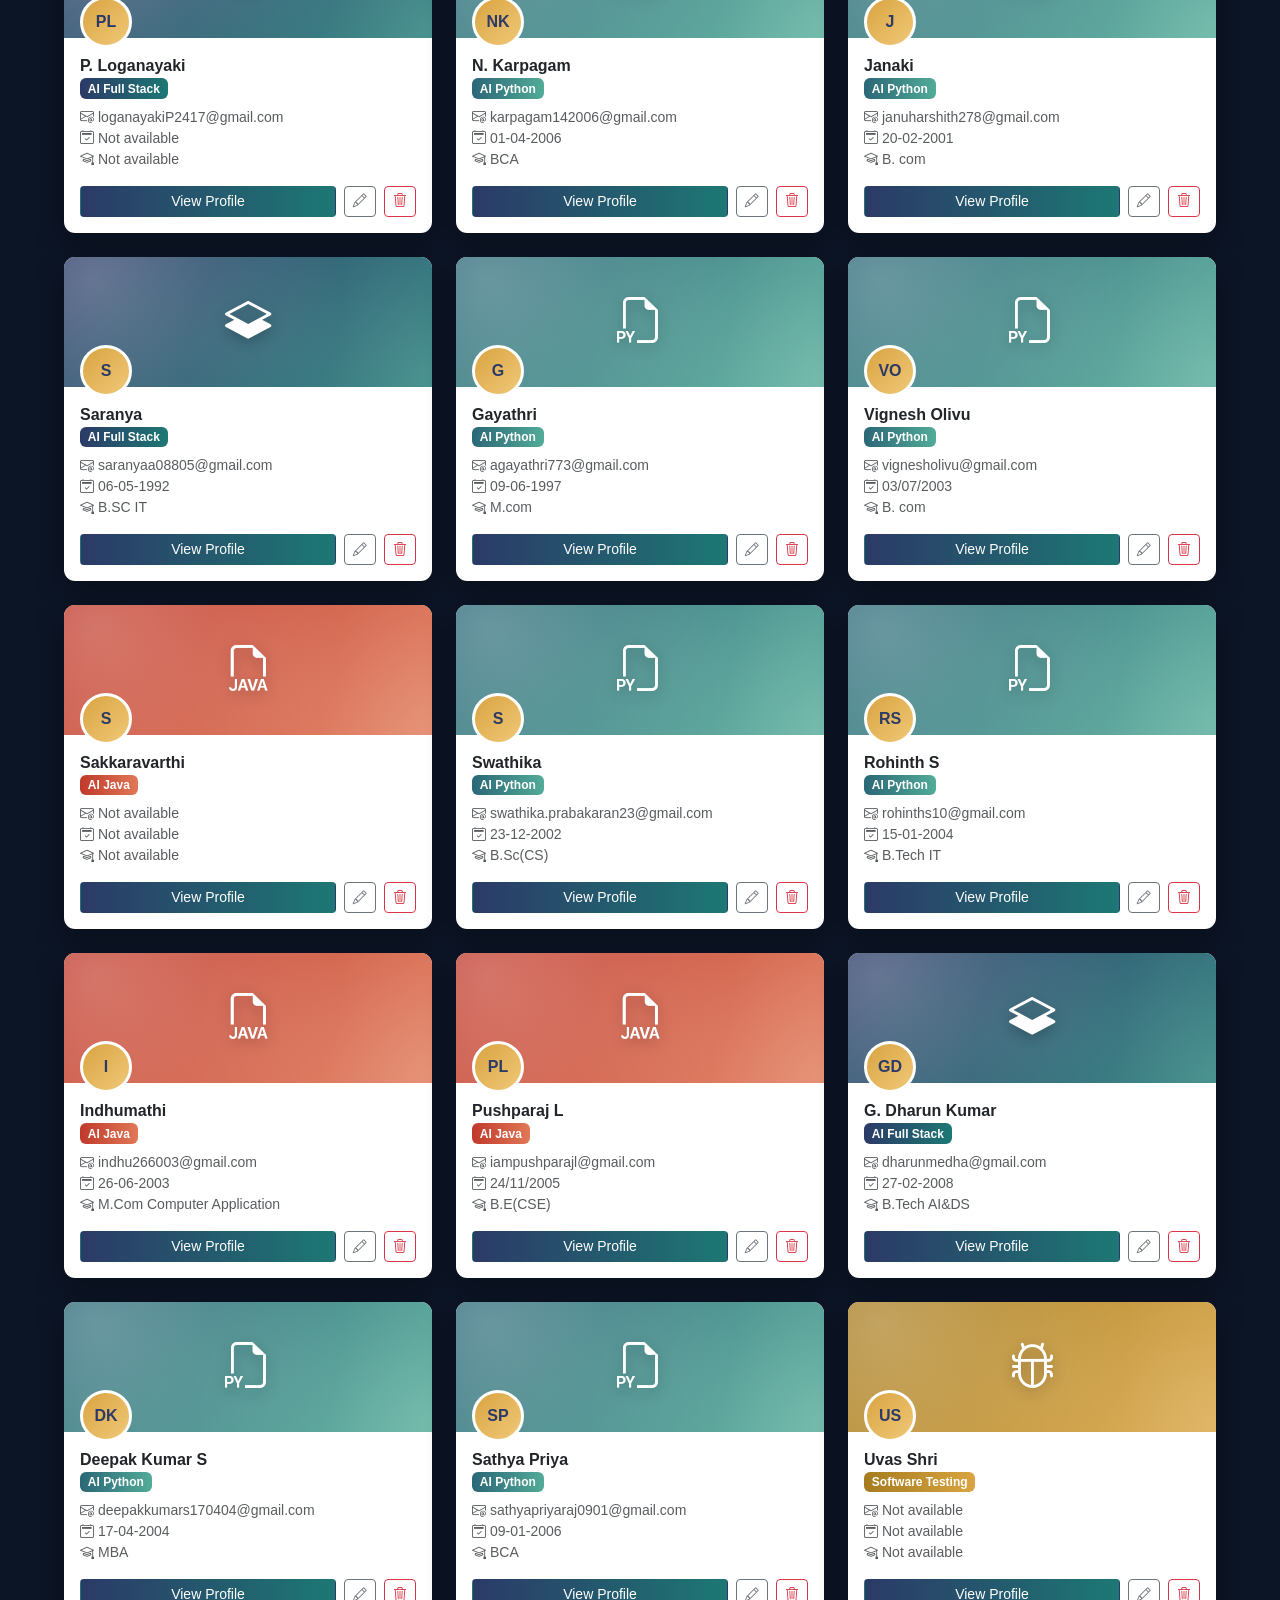
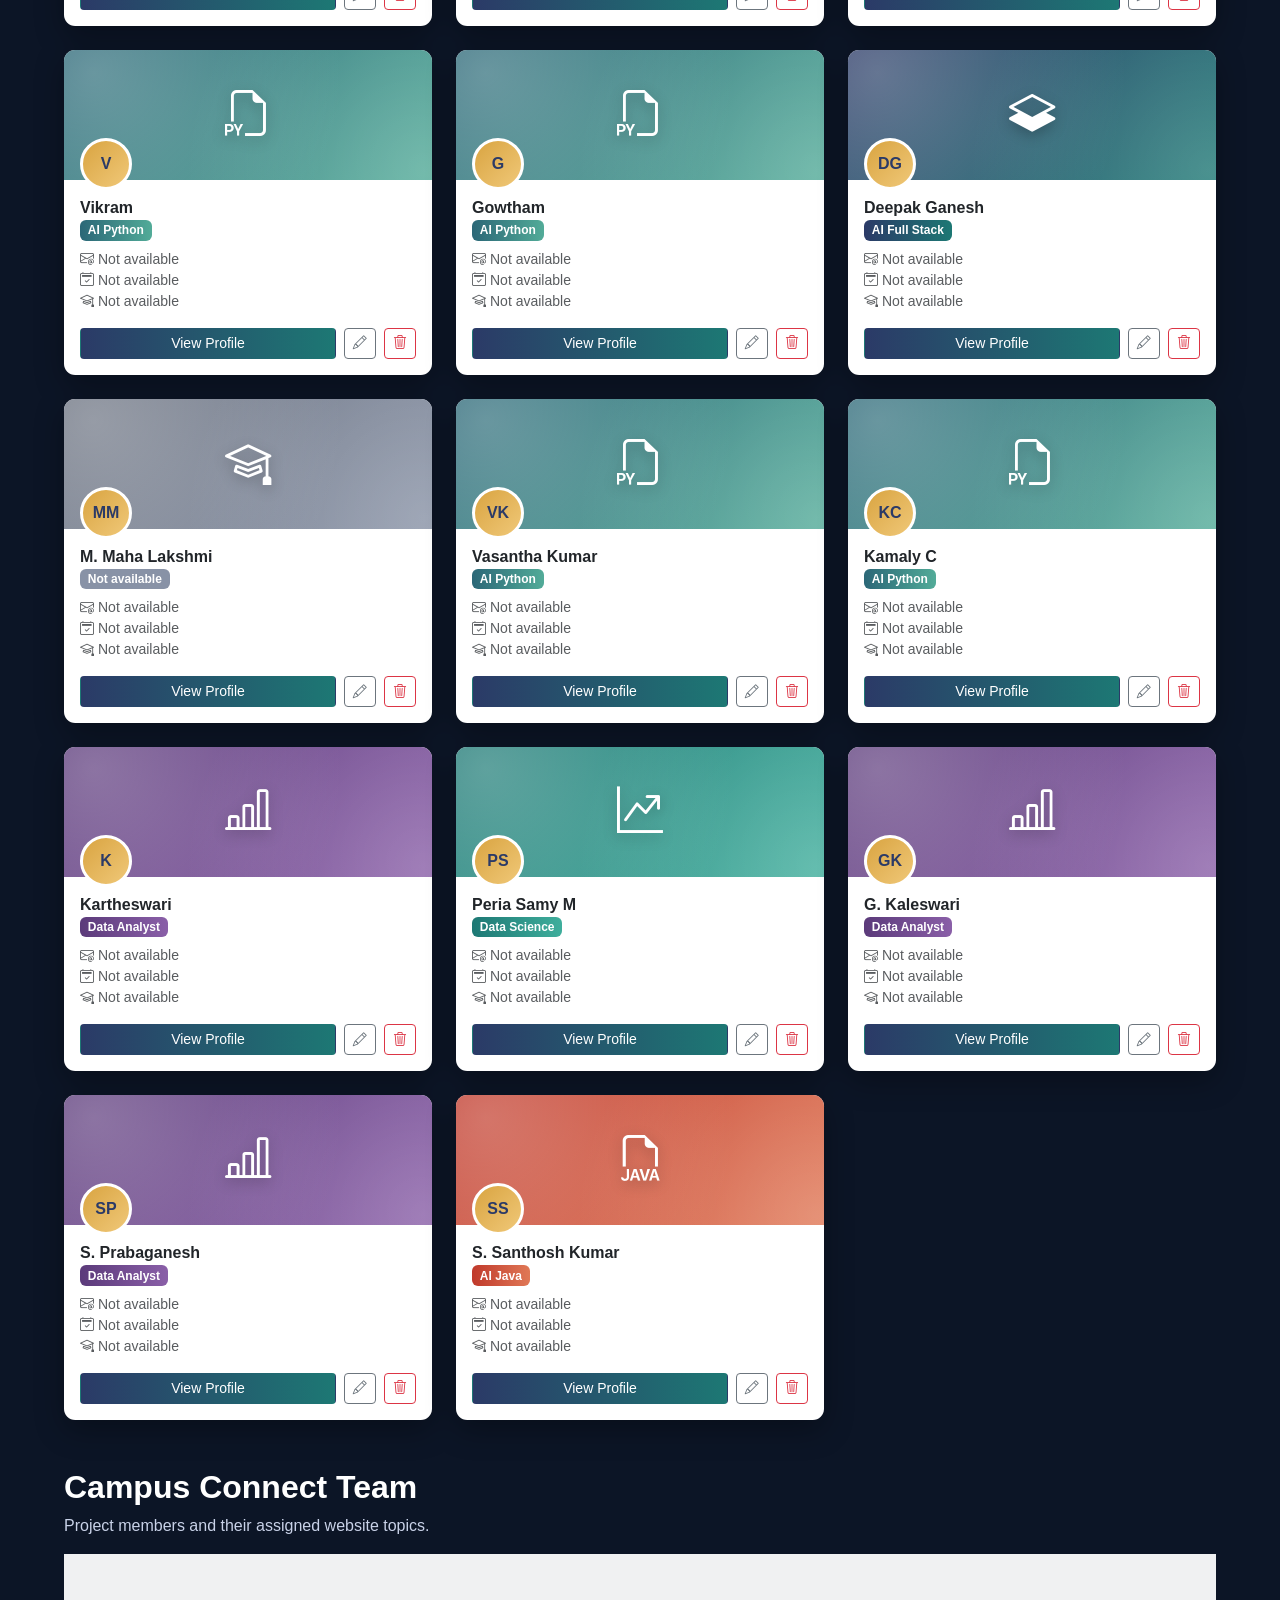
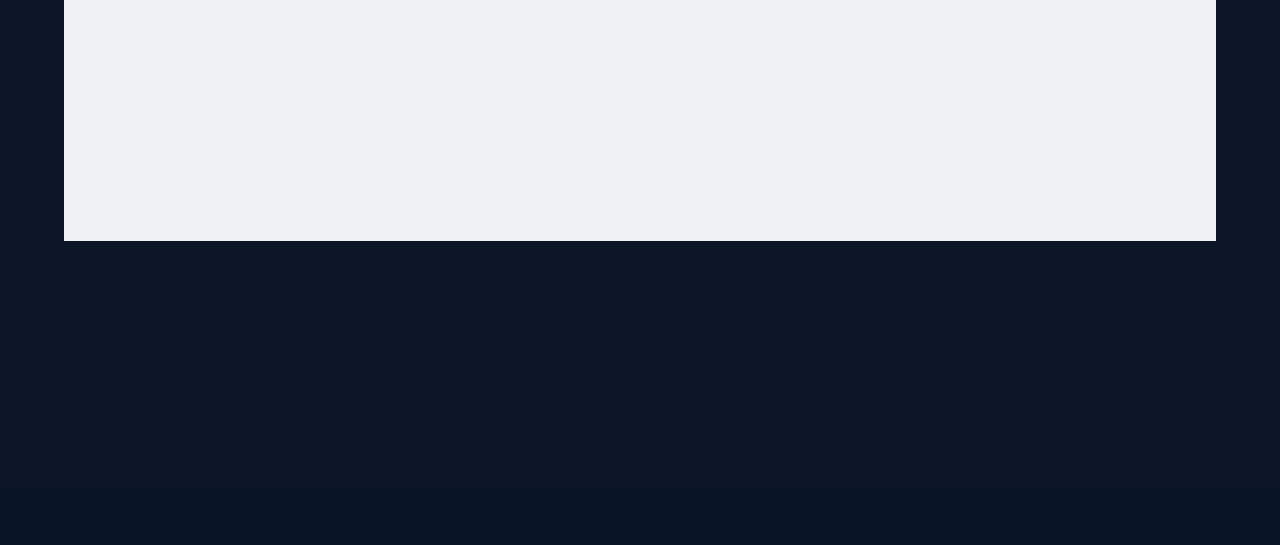
<file: students.html>
<!DOCTYPE html>
<html lang="en">

<head>
<meta charset="UTF-8">
<meta name="viewport" content="width=device-width, initial-scale=1.0">
<title>Campus Connect — Student Profiles</title>
<link href="https://cdn.jsdelivr.net/npm/bootstrap@5.3.3/dist/css/bootstrap.min.css" rel="stylesheet">
<link href="https://cdn.jsdelivr.net/npm/bootstrap-icons@1.11.3/font/bootstrap-icons.css" rel="stylesheet">
<link href="common.css" rel="stylesheet">
<link href="students.css" rel="stylesheet">
</head>

<body>

<video class="bg-video" autoplay muted loop playsinline poster="https://assets.mixkit.co/videos/4566/4566-thumb-360-0.jpg">
  <source src="https://assets.mixkit.co/videos/4566/4566-360.mp4" type="video/mp4">
</video>
<div class="bg-overlay"></div>

<nav class="navbar navbar-expand-lg navbar-dark sticky-top">
  <div class="full d-flex flex-wrap align-items-center justify-content-between">
    <a class="navbar-brand" href="home.html">Campus Connect</a>
    <button class="navbar-toggler" data-bs-toggle="collapse" data-bs-target="#nav"><span class="navbar-toggler-icon"></span></button>
    <div class="collapse navbar-collapse flex-grow-0" id="nav">
      <ul class="navbar-nav ms-auto">
        <li class="nav-item"><a class="nav-link" href="home.html">Home</a></li>
        <li class="nav-item"><a class="nav-link" href="events.html">Events</a></li>
        <li class="nav-item"><a class="nav-link" href="announcements.html">Announcements</a></li>
        <li class="nav-item"><a class="nav-link active" href="students.html">Student Profiles</a></li>
        <li class="nav-item"><a class="nav-link" href="resources.html">Study Resources</a></li>
        <li class="nav-item"><a class="nav-link" href="calendar.html">Academic Calendar</a></li>
      </ul>
    </div>
  </div>
</nav>

<header class="hero">
  <div class="full">
    <div class="eyebrow"></div>
    <h1 class="display-5 mt-2">Student Profiles</h1>
    <p class="mx-auto" style="max-width:560px;color:#e7e2f4">Explore student details, courses, and contact information in one clean Campus Connect profile page.</p>
  </div>
</header>

<div class="full" id="statsRow" style="margin-top:-46px">
  <div class="row g-3 text-center">
    <div class="col-md-4"><div class="card stat-card glass p-3"><i class="bi bi-people-fill fs-3" style="color:var(--teal)"></i><b class="d-block mt-2" id="studentCount"></b><span class="text-muted fw-semibold">Student profiles</span></div></div>
    <div class="col-md-4"><div class="card stat-card glass p-3"><i class="bi bi-award-fill fs-3" style="color:var(--teal)"></i><b class="d-block mt-2" id="courseCount"></b><span class="text-muted fw-semibold">Course categories</span></div></div>
    <div class="col-md-4"><div class="card stat-card glass p-3"><i class="bi bi-journal-check fs-3" style="color:var(--teal)"></i><b class="d-block mt-2">5</b><span class="text-muted fw-semibold">Profile fields</span></div></div>
  </div>
</div>

<main class="full py-5">
  <h2 class="fw-bold section-title">Featured Students</h2>
  <p class="section-sub">Search by name, Gmail, course, date of birth, or qualification.</p>

  <div class="card control-bar glass-dark p-3 mb-3 flex-row justify-content-between align-items-center flex-wrap gap-2">
    <div><h6 class="fw-bold mb-0">Student List Editor</h6><small>Add or remove profiles from this page.</small></div>
    <div class="d-flex gap-2">
      <button class="btn btn-brand btn-sm" id="openAdd" data-bs-toggle="modal" data-bs-target="#addModal"><i class="bi bi-plus-lg"></i> Add Student</button>
      <button class="btn btn-outline-light btn-sm" id="restoreBtn"><i class="bi bi-arrow-clockwise"></i> Restore List</button>
    </div>
  </div>

  <div class="row g-2 mb-4">
    <div class="col-md-8"><input id="searchInput" class="form-control" placeholder="Search student profile"></div>
    <div class="col-md-4">
      <select id="courseFilter" class="form-select">
        <option value="all">All courses</option>
        <option>AI Java</option><option>AI Python</option><option>AI Full Stack</option>
        <option>Data Analyst</option><option>Data Science</option><option>Software Testing</option>
      </select>
    </div>
  </div>

  <div class="row g-4" id="profileGrid"></div>
  <div class="text-center glass rounded p-4 d-none" id="empty">No matching student profile found.</div>

  <h2 class="fw-bold mt-5 section-title">Campus Connect Team</h2>
  <p class="section-sub">Project members and their assigned website topics.</p>
  <div class="table-responsive glass rounded roster">
    <table class="table table-hover mb-0">
      <thead class="text-white"><tr><th>Name</th><th>Topic</th></tr></thead>
      <tbody>
        <tr><td>Janaki</td><td><span class="badge topic-pill">Home page</span></td></tr>
        <tr><td>Muthuselvi</td><td><span class="badge topic-pill">Events</span></td></tr>
        <tr><td>Samyuktha</td><td><span class="badge topic-pill">Announcements</span></td></tr>
        <tr><td>Deepak</td><td><span class="badge topic-pill">Student profiles</span></td></tr>
        <tr><td>Vikram</td><td><span class="badge topic-pill">Study resources</span></td></tr>
        <tr><td>DeepakGanesh</td><td><span class="badge topic-pill">Academic Calendar</span></td></tr>
      </tbody>
    </table>
  </div>
</main>

<footer class="py-3"><div class="full d-flex justify-content-between flex-wrap"><span>Campus Connect</span><span>Student Profiles page by Deepak</span></div></footer>

<div class="modal fade" id="viewModal"><div class="modal-dialog modal-dialog-centered"><div class="modal-content">
  <div class="modal-header text-white" style="background:linear-gradient(90deg,var(--indigo),var(--teal))"><h5 class="modal-title" id="viewName"></h5><button class="btn-close btn-close-white" data-bs-dismiss="modal"></button></div>
  <div class="modal-body" id="viewBody"></div>
</div></div></div>

<div class="modal fade" id="addModal"><div class="modal-dialog modal-dialog-centered"><div class="modal-content">
  <div class="modal-header text-white" style="background:linear-gradient(90deg,var(--indigo),var(--teal))"><h5 class="modal-title" id="formModalTitle">Add Student</h5><button class="btn-close btn-close-white" data-bs-dismiss="modal"></button></div>
  <form id="addForm">
    <div class="modal-body">
      <label class="form-label small fw-bold">Name</label><input id="fName" class="form-control mb-2" required>
      <label class="form-label small fw-bold">Gmail</label><input id="fGmail" type="email" class="form-control mb-2" placeholder="example@gmail.com">
      <label class="form-label small fw-bold">Course</label>
      <select id="fCourse" class="form-select mb-2" required>
        <option value="">Select course</option>
        <option>AI Python</option><option>AI Java</option><option>AI Full Stack</option>
        <option>Data Analyst</option><option>Data Science</option><option>Software Testing</option>
        <option>Not available</option>
      </select>
      <label class="form-label small fw-bold">Date of Birth</label><input id="fDob" class="form-control mb-2" placeholder="DD/MM/YYYY">
      <label class="form-label small fw-bold">Qualification</label><input id="fQual" class="form-control" placeholder="B.Sc CS">
    </div>
    <div class="modal-footer">
      <button type="button" class="btn btn-outline-secondary" data-bs-dismiss="modal">Cancel</button>
      <button type="submit" class="btn btn-brand" id="formSubmitBtn">Add</button>
    </div>
  </form>
</div></div></div>

<script src="https://cdn.jsdelivr.net/npm/bootstrap@5.3.3/dist/js/bootstrap.bundle.min.js"></script>
<script src="students.js"></script>
</body>
</html>
</file>
<file: style.css>
@import url("../common.css");

.event-card{
  display:flex;
  flex-direction:column;
  border:0;
  border-radius:.7rem;
  border-top:3px solid var(--gold);
  box-shadow:0 10px 30px rgba(0,0,0,.2);
  transition:transform .2s ease, box-shadow .2s ease;
}
.event-card:hover{
  transform:translateY(-5px);
  box-shadow:0 16px 36px rgba(0,0,0,.3);
}
.event-card h3{font-size:1.15rem}

.register-btn{margin-top:auto;align-self:flex-start}
.register-btn.registered{
  background:linear-gradient(90deg,#1d7874,#3fae9c);
  cursor:default;
  pointer-events:none;
}
</file>
<file: common.css>
:root{
  --indigo:#2b3a67; --teal:#1d7874; --gold:#d9a441; --plum:#5b3a7a;
  --ink:#172033; --muted:#c9d2e8; --line:#dfe5ee;
}
*{box-sizing:border-box}
body{margin:0;min-height:100vh;background:#0c1526;color:var(--ink);font-family:"Segoe UI",Arial,sans-serif}
a{text-decoration:none}

/* layout */
.full{width:100%;max-width:1600px;margin:0 auto;padding-left:5vw;padding-right:5vw}

/* full-page background video — muted and darkened so it reads as a
   professional backdrop behind every page, not just one hero */
.bg-video{position:fixed;inset:0;width:100%;height:100%;object-fit:cover;z-index:-2;
  filter:saturate(.55) brightness(.5) contrast(1.05)}
.bg-overlay{position:fixed;inset:0;z-index:-1;
  background:linear-gradient(165deg,rgba(11,21,41,.88),rgba(43,58,103,.78) 55%,rgba(29,120,116,.72))}

/* shared frosted-glass treatment so the video shows through every section */
.glass{background:rgba(255,255,255,.94);backdrop-filter:blur(14px);-webkit-backdrop-filter:blur(14px)}
.glass-dark{background:rgba(11,21,41,.55);backdrop-filter:blur(10px);-webkit-backdrop-filter:blur(10px);color:#fff}

/* navbar */
.navbar{background:rgba(11,21,41,.72)!important;backdrop-filter:blur(12px);-webkit-backdrop-filter:blur(12px);
  border-bottom:1px solid rgba(255,255,255,.08)}
.navbar-brand{font-weight:800;color:#fff!important}
.nav-link{color:#e3def0!important;font-weight:600}
.nav-link.active,.nav-link:hover{color:var(--gold)!important}

/* hero */
.hero{position:relative;color:#fff;padding:100px 0 110px;text-align:center}
.hero h1{font-weight:800}
.eyebrow{color:var(--gold);text-transform:uppercase;font-weight:700;font-size:.8rem;letter-spacing:.04em}

/* buttons */
.btn-brand{background:linear-gradient(90deg,var(--indigo),var(--teal));color:#fff;border:0}
.btn-brand:hover{background:linear-gradient(90deg,var(--plum),var(--indigo));color:#fff}

/* section headings used on every content page */
.section-title{color:#fff;font-weight:800}
.section-sub{color:var(--muted)}

/* footer */
footer{background:rgba(11,21,41,.85);color:#dcd6ec;backdrop-filter:blur(10px);padding:22px 0;margin-top: 200px;}

@media (max-width:650px){
  .hero{padding:70px 0 84px}
}
</file>
<file: announcements.css>
* {
    margin: 0;
    padding: 0;
    box-sizing: border-box;
    font-family: Arial, sans-serif;
}

body {
    color: #333;
}


/* HEADER */

.header {
    text-align: center;
    padding: 45px 20px;
    background: linear-gradient(135deg);
    color: white;
}

.header h1 {
    font-size: 38px;
    margin-bottom: 10px;
}

.header p {
    font-size: 17px;
}


/* ADD BUTTON */

.add-container {
    width: 85%;
    margin: 25px auto;
    text-align: right;
}

.add-btn {
    display: inline-block;
    background-color: #16a34a;
    color: white;
    padding: 13px 20px;
    border-radius: 8px;
    border: 0;
    text-decoration: none;
    font-weight: bold;
    font-size: 15px;
    cursor: pointer;
}

.add-btn:hover {
    background-color: #15803d;
}


/* CATEGORIES */

.categories {
    display: flex;
    justify-content: center;
    flex-wrap: wrap;
    gap: 15px;
    padding: 20px;
}

.categories .cat-btn {
    border: 0;
    cursor: pointer;
    text-decoration: none;
    padding: 12px 20px;
    border-radius: 25px;
    background-color: white;
    color: #1e3a8a;
    font-size: 15px;
    font-weight: bold;
    box-shadow: 0 3px 10px rgba(0,0,0,0.1);
}

.categories .cat-btn:hover,
.categories .cat-btn.active {
    background-color: #1e3a8a;
    color: white;
}


/* ANNOUNCEMENT SECTION */

.container {
    width: 85%;
    margin: auto;
    padding-bottom: 50px;
}

.container h2 {
    color: #1e3a8a;
    margin-bottom: 25px;
}


/* GRID */

.announcement-grid {
    display: grid;
    grid-template-columns: repeat(auto-fit, minmax(280px, 1fr));
    gap: 20px;
}

.empty-state {
    text-align: center;
    color: #667085;
    background: white;
    border-radius: 12px;
    padding: 30px;
    box-shadow: 0 5px 15px rgba(0,0,0,0.08);
}


/* CARD */

.card {
    background-color: white;
    padding: 22px;
    border-radius: 12px;
    border-left: 5px solid #2563eb;
    box-shadow: 0 5px 15px rgba(0,0,0,0.08);
    transition: 0.3s;
}

.card:hover {
    transform: translateY(-5px);
}


/* CATEGORY TAG */

.tag {
    display: inline-block;
    background-color: #dbeafe;
    color: #1e40af;
    padding: 6px 12px;
    border-radius: 15px;
    font-size: 13px;
    font-weight: bold;
    margin-bottom: 12px;
}


.card h3 {
    margin-bottom: 10px;
    font-size: 19px;
}

.card p {
    color: #666;
    line-height: 1.6;
    font-size: 14px;
}


/* DATE */

.date {
    margin-top: 15px;
    font-size: 13px;
    color: #888;
}


/* EDIT BUTTON */

.card-buttons {
    margin-top: 18px;
}

.edit-btn {
    display: inline-block;
    background-color: #f59e0b;
    color: white;
    padding: 9px 16px;
    border-radius: 6px;
    border: 0;
    text-decoration: none;
    font-size: 14px;
    cursor: pointer;
}

.edit-btn:hover {
    background-color: #d97706;
}


/* FOOTER */

footer {
    background-color: #08090a;
    color: white;
    text-align: center;
    padding: 18px;
}


/* DIALOG (Add / Edit form) */

dialog {
    width: min(440px, calc(100% - 32px));
    border: 0;
    border-radius: 14px;
    padding: 0;
    box-shadow: 0 20px 50px rgba(16,24,40,0.25);
}

dialog::backdrop {
    background: rgba(16,24,40,0.45);
}

#announceForm {
    padding: 24px;
}

.dialog-heading {
    display: flex;
    justify-content: space-between;
    align-items: center;
    margin-bottom: 16px;
}

.dialog-heading h2 {
    font-size: 1.25rem;
    color: #1e3a8a;
}

.icon-btn {
    border: 0;
    background: none;
    font-size: 1.6rem;
    line-height: 1;
    cursor: pointer;
    color: #667085;
}

#announceForm label {
    display: grid;
    gap: 6px;
    margin-top: 14px;
    font-weight: bold;
    font-size: 0.9rem;
    color: #333;
}

#announceForm input,
#announceForm select,
#announceForm textarea {
    width: 100%;
    padding: 9px 10px;
    border: 1px solid #dfe5ee;
    border-radius: 7px;
    font: inherit;
    resize: vertical;
}

.dialog-actions {
    display: flex;
    justify-content: flex-end;
    gap: 10px;
    margin-top: 22px;
}

.btn-primary {
    background-color: #16a34a;
    color: white;
    border: 0;
    padding: 10px 18px;
    border-radius: 8px;
    font-weight: bold;
    cursor: pointer;
}

.btn-primary:hover {
    background-color: #15803d;
}

.btn-secondary {
    background: white;
    color: #333;
    border: 1px solid #dfe5ee;
    padding: 10px 18px;
    border-radius: 8px;
    cursor: pointer;
}


/* RESPONSIVE */

@media(max-width: 600px) {

    .header h1 {
        font-size: 28px;
    }

    .container,
    .add-container {
        width: 92%;
    }

    .add-container {
        text-align: center;
    }

}
</file>
<file: calendar.css>
:root{
  --cal-muted:#667085; --cal-line:#dfe5ee; --cal-accent:#2359c4; --cal-accent-soft:#eaf0ff; --cal-danger:#b42318;
}
.controls h2{min-width:180px}

.weekdays,.calendar{display:grid;grid-template-columns:repeat(7,minmax(0,1fr))}
.weekdays{border-bottom:1px solid var(--cal-line);color:var(--cal-muted);font-size:.78rem;font-weight:700;text-align:center;text-transform:uppercase;letter-spacing:.04em}
.weekdays span{padding:13px 4px}
.day{min-height:108px;padding:8px;border-right:1px solid var(--cal-line);border-bottom:1px solid var(--cal-line)}
.day:nth-child(7n){border-right:0}
.day:nth-last-child(-n+7){border-bottom:0}
.blank{background:rgba(0,0,0,.02)}
.day-number{display:inline-grid;place-items:center;min-width:27px;height:27px;border-radius:50%;font-size:.88rem}
.today .day-number{color:#fff;background:var(--cal-accent)}
.day-event{display:block;width:100%;overflow:hidden;text-overflow:ellipsis;white-space:nowrap;margin-top:5px;padding:3px 5px;
  border:0;border-radius:4px;background:var(--cal-accent-soft);color:#183e8c;font-size:.73rem;font-weight:650;text-align:left;cursor:pointer}
.day-event:hover{background:#d7e3ff}

#empty-state{color:var(--cal-muted)}
#event-list{list-style:none;padding:0;margin:0;display:grid;gap:10px}
.event-row{display:flex;align-items:center;gap:14px;padding:12px;border-radius:9px;background:#f8faff;cursor:pointer}
.event-date{min-width:92px;color:var(--cal-accent);font-size:.82rem;font-weight:750}
.event-content{flex:1}
.event-content strong,.event-content small{display:block}
.event-content small{color:var(--cal-muted);margin-top:2px}
.event-row .delete{color:var(--cal-danger);background:#fff;border:1px solid var(--cal-line);border-radius:6px;padding:6px 10px;cursor:pointer}

dialog{width:min(440px,calc(100% - 32px));border:0;border-radius:16px;padding:0;box-shadow:0 20px 50px rgba(16,24,40,.25)}
dialog::backdrop{background:rgba(16,24,40,.45)}
#event-form{padding:24px}
.dialog-heading{display:flex;justify-content:space-between;align-items:center;margin-bottom:18px}
.dialog-heading h2{font-size:1.35rem}
.icon-button{border:0;background:none;padding:2px 8px;font-size:1.7rem;font-weight:400;cursor:pointer}
#event-form label{display:grid;gap:6px;margin-top:14px;font-weight:650;font-size:.9rem}
#event-form input,#event-form textarea{width:100%;padding:9px 10px;border:1px solid var(--cal-line);border-radius:7px;resize:vertical;font:inherit}
.dialog-actions{display:flex;justify-content:flex-end;gap:10px;margin-top:24px}

@media (max-width:650px){
  .day{min-height:72px;padding:5px}
  .day-event{font-size:.65rem}
  .weekdays{font-size:.64rem}
  .event-row{align-items:flex-start;gap:8px}
  .event-date{min-width:72px}
}
</file>
<file: home.css>
.quick-card{border:0;border-radius:.7rem;box-shadow:0 10px 30px rgba(0,0,0,.2);transition:transform .2s ease,box-shadow .2s ease}
.quick-card:hover{transform:translateY(-5px);box-shadow:0 16px 36px rgba(0,0,0,.3)}
</file>
<file: resources.css>
.search-box{padding:12px 18px;border:2px solid var(--teal);border-radius:.6rem;font-size:1rem}
.search-box:focus{box-shadow:0 0 0 .2rem rgba(29,120,116,.25);border-color:var(--teal)}

.res-card{border:0;border-radius:.7rem;box-shadow:0 10px 30px rgba(0,0,0,.2);display:flex;flex-direction:column;transition:transform .2s ease,box-shadow .2s ease}
.res-card:hover{transform:translateY(-5px);box-shadow:0 16px 36px rgba(0,0,0,.3)}
.res-tag{align-self:flex-start;font-weight:700;padding:.4em .8em;border-radius:1rem;margin-bottom:10px}
.tag-notes{background:#e3f2fd;color:#1976d2}
.tag-qp{background:#fff3e0;color:#e65100}
.tag-video{background:#ffebee;color:#c62828}
.tag-book{background:#e8f5e9;color:#2e7d32}

.video-container{width:100%;height:170px;margin-bottom:12px;border-radius:.5rem;overflow:hidden}
.video-container iframe{width:100%;height:100%;border:0}
</file>
<file: students.css>
.stat-card{border:0;border-top:3px solid var(--gold);border-radius:.6rem;box-shadow:0 10px 30px rgba(0,0,0,.25)}
.stat-card b{font-size:1.6rem;background:linear-gradient(90deg,var(--indigo),var(--teal));
  -webkit-background-clip:text;background-clip:text;color:transparent}

.control-bar{border-left:4px solid var(--gold);border-radius:.6rem}
.control-bar small{color:#c9d2e8!important}

/* profile cards */
.profile-card{border:0;border-radius:.7rem;overflow:hidden;box-shadow:0 10px 30px rgba(0,0,0,.3);
  transition:transform .2s ease, box-shadow .2s ease}
.profile-card:hover{transform:translateY(-6px);box-shadow:0 20px 44px rgba(0,0,0,.4)}
.profile-card:hover .card-img-wrap i{transform:scale(1.15) rotate(-4deg)}
.card-img-wrap i{transition:transform .3s ease}
.card-img-wrap{position:relative;height:130px;overflow:hidden;display:flex;align-items:center;justify-content:center}
.card-img-wrap::before{content:"";position:absolute;inset:-25%;
  background:radial-gradient(circle at 22% 28%,rgba(255,255,255,.28),transparent 55%),
             radial-gradient(circle at 82% 78%,rgba(255,255,255,.2),transparent 50%)}
.card-img-wrap i{font-size:2.9rem;color:#fff;position:relative;z-index:2;text-shadow:0 4px 14px rgba(0,0,0,.25)}
.panel-java{background:linear-gradient(135deg,#c0392b,#e07856)}
.panel-python{background:linear-gradient(135deg,#2b6777,#52ab98)}
.panel-fullstack{background:linear-gradient(135deg,var(--indigo),var(--teal))}
.panel-analyst{background:linear-gradient(135deg,var(--plum),#8a5fa8)}
.panel-science{background:linear-gradient(135deg,#1d7874,#3fae9c)}
.panel-testing{background:linear-gradient(135deg,#a67c1f,var(--gold))}
.panel-na{background:linear-gradient(135deg,#6b7280,#8892a6)}
.avatar{width:52px;height:52px;margin-top:-42px;border:3px solid #fff;border-radius:50%;
  background:linear-gradient(135deg,var(--gold),#f0c878);color:var(--indigo);display:flex;
  align-items:center;justify-content:center;font-weight:800;position:relative;z-index:2;margin-left:16px}
.course-badge{color:#fff;font-weight:600}
.badge-java{background:linear-gradient(90deg,#c0392b,#e07856)}
.badge-python{background:linear-gradient(90deg,#2b6777,#52ab98)}
.badge-fullstack{background:linear-gradient(90deg,var(--indigo),var(--teal))}
.badge-analyst{background:linear-gradient(90deg,var(--plum),#8a5fa8)}
.badge-science{background:linear-gradient(90deg,#1d7874,#3fae9c)}
.badge-testing{background:linear-gradient(90deg,#a67c1f,var(--gold))}
.badge-na{background:#8892a6}
.view-btn{background:linear-gradient(90deg,var(--indigo),var(--teal));color:#fff}
.view-btn:hover{color:#fff;opacity:.9}

.roster{border-radius:.6rem;overflow:hidden}
.roster thead{background:linear-gradient(90deg,var(--indigo),var(--plum))}
.roster td{color:#104cd6}
.topic-pill{background:#fbeecb;color:#7a5a1c;font-weight:700}
</file>
